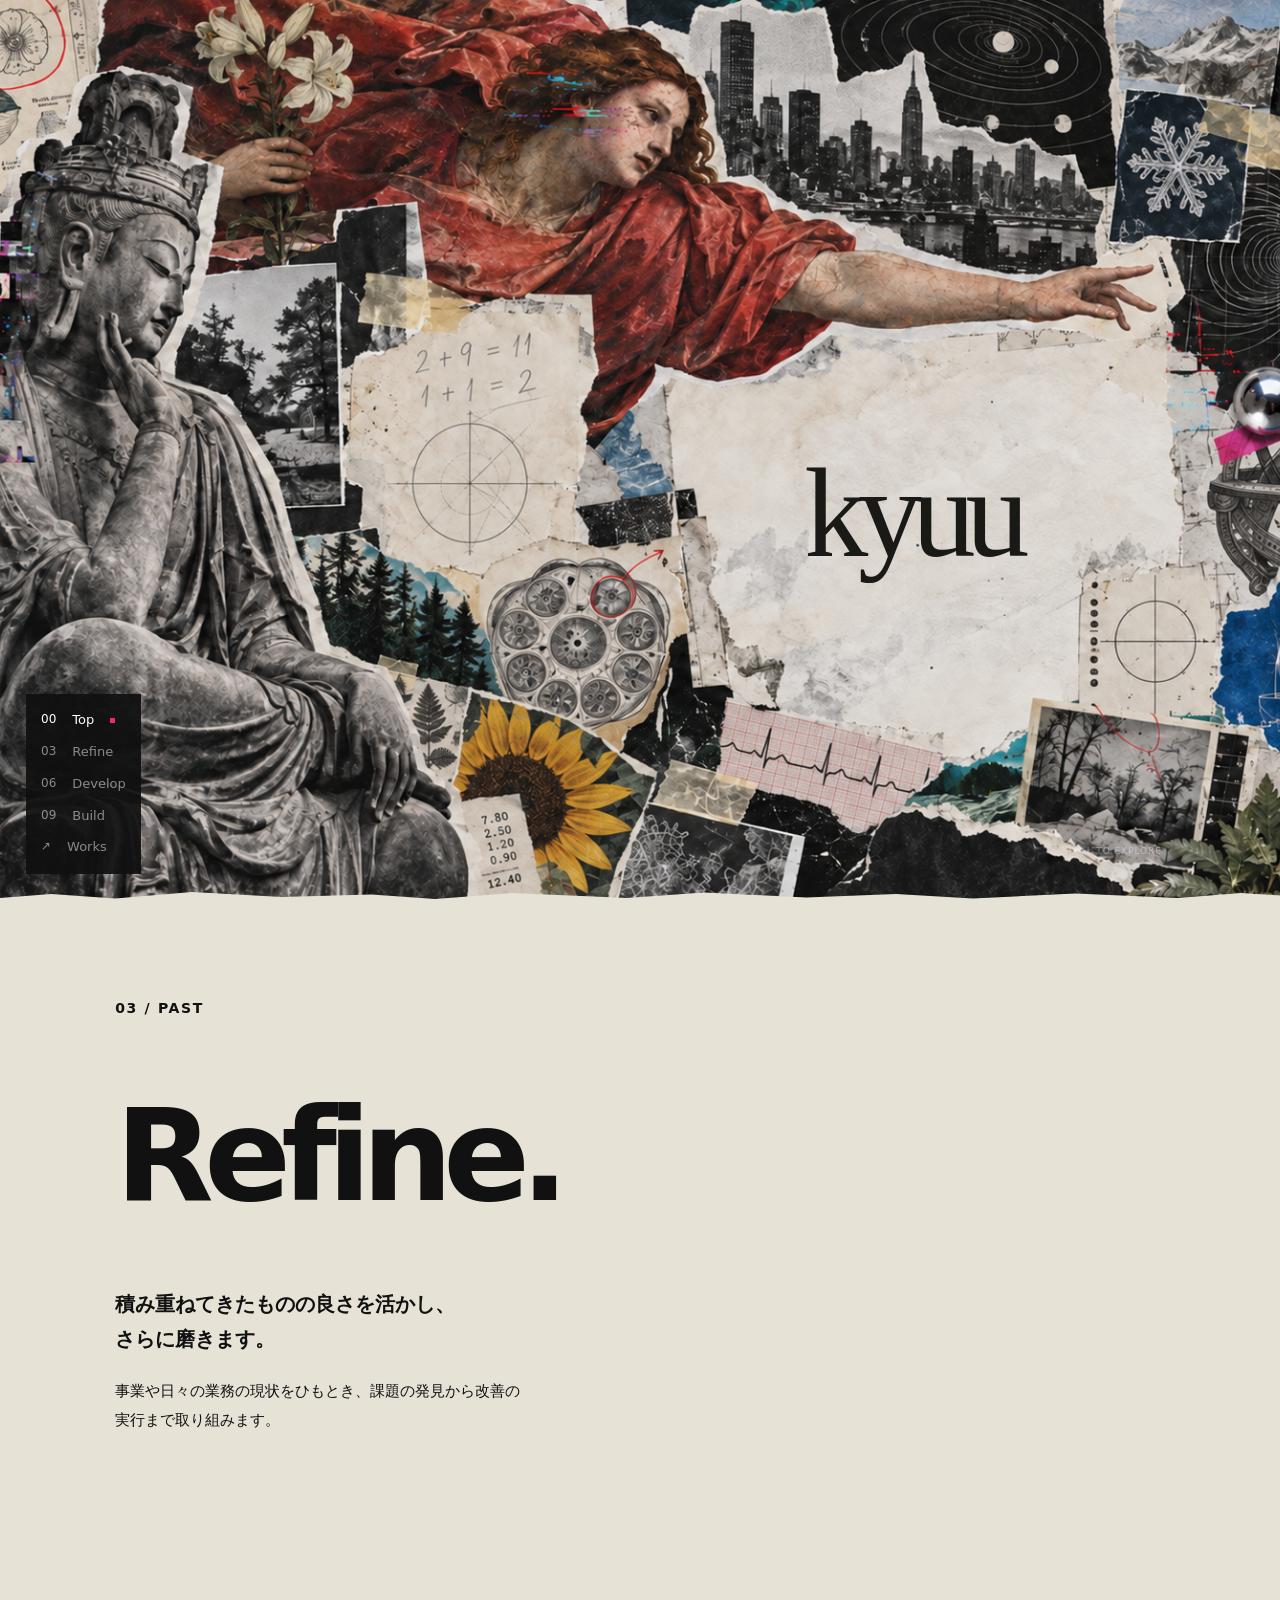
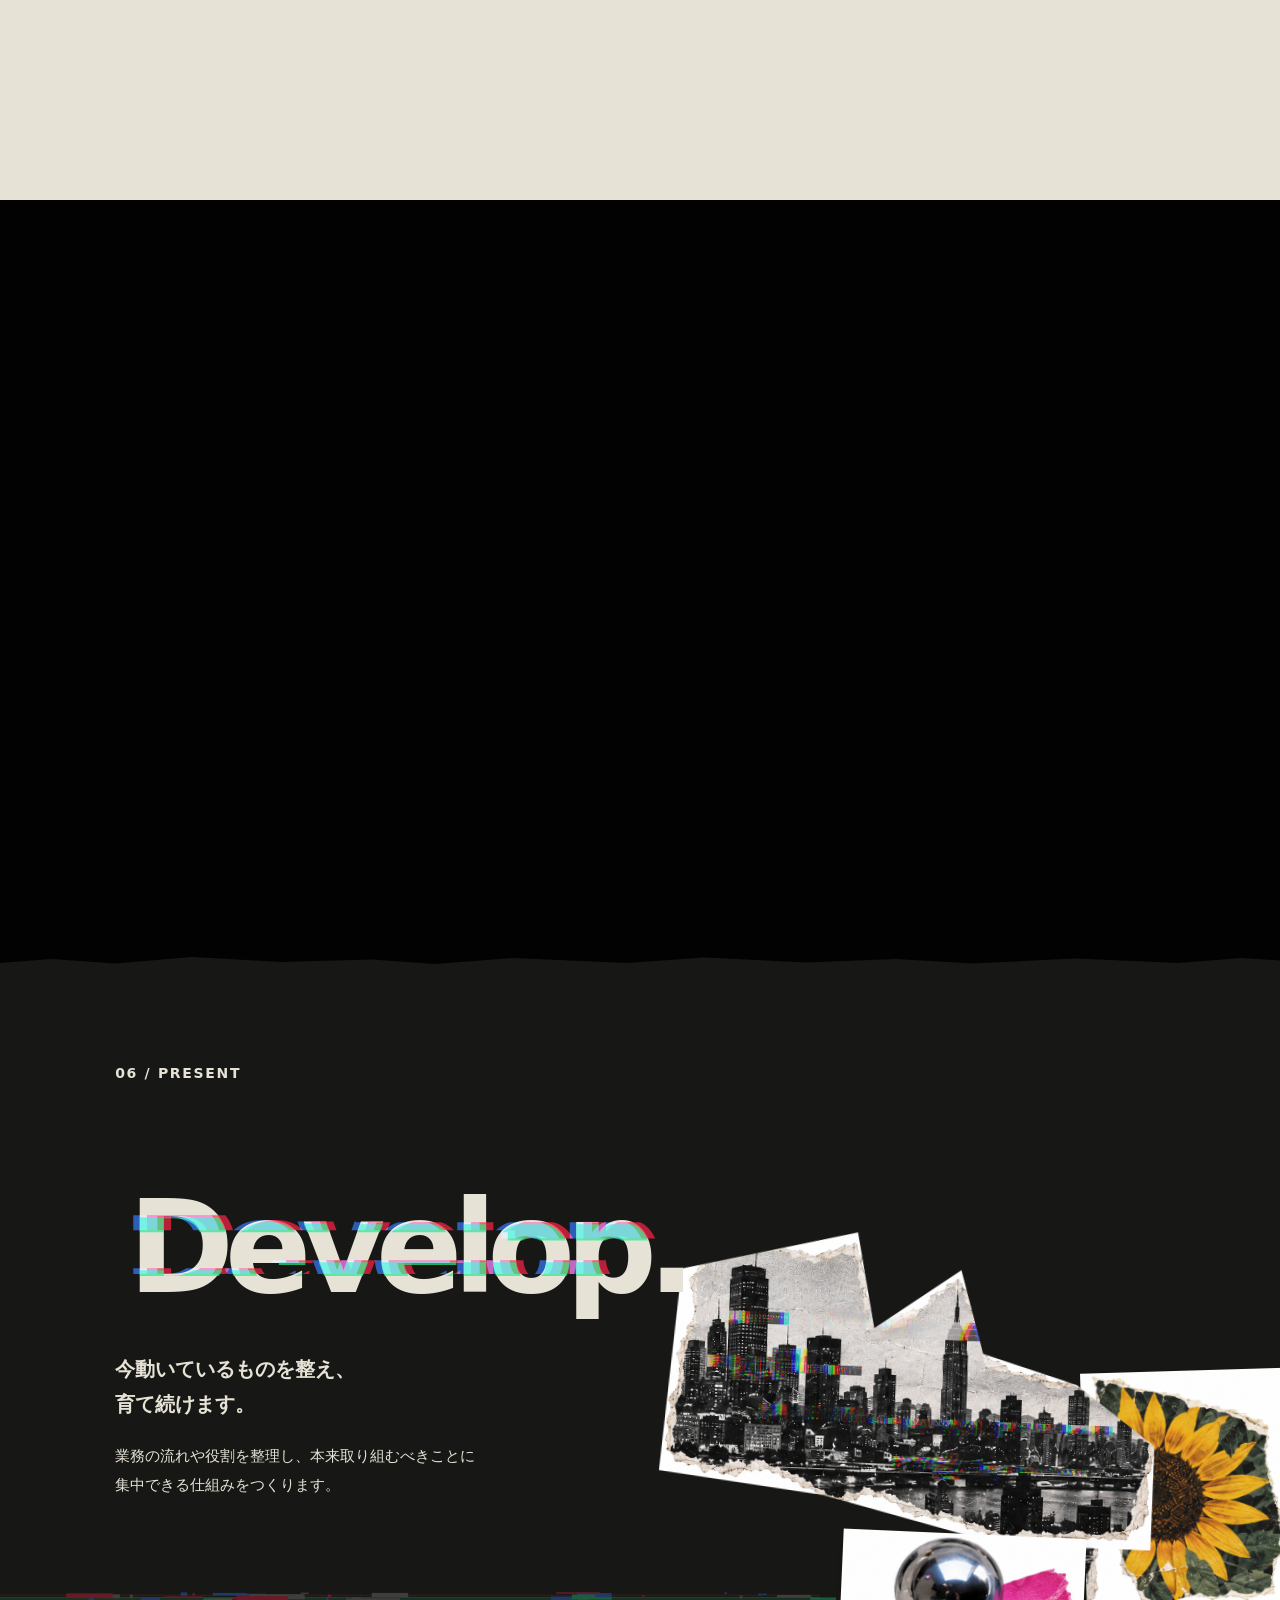
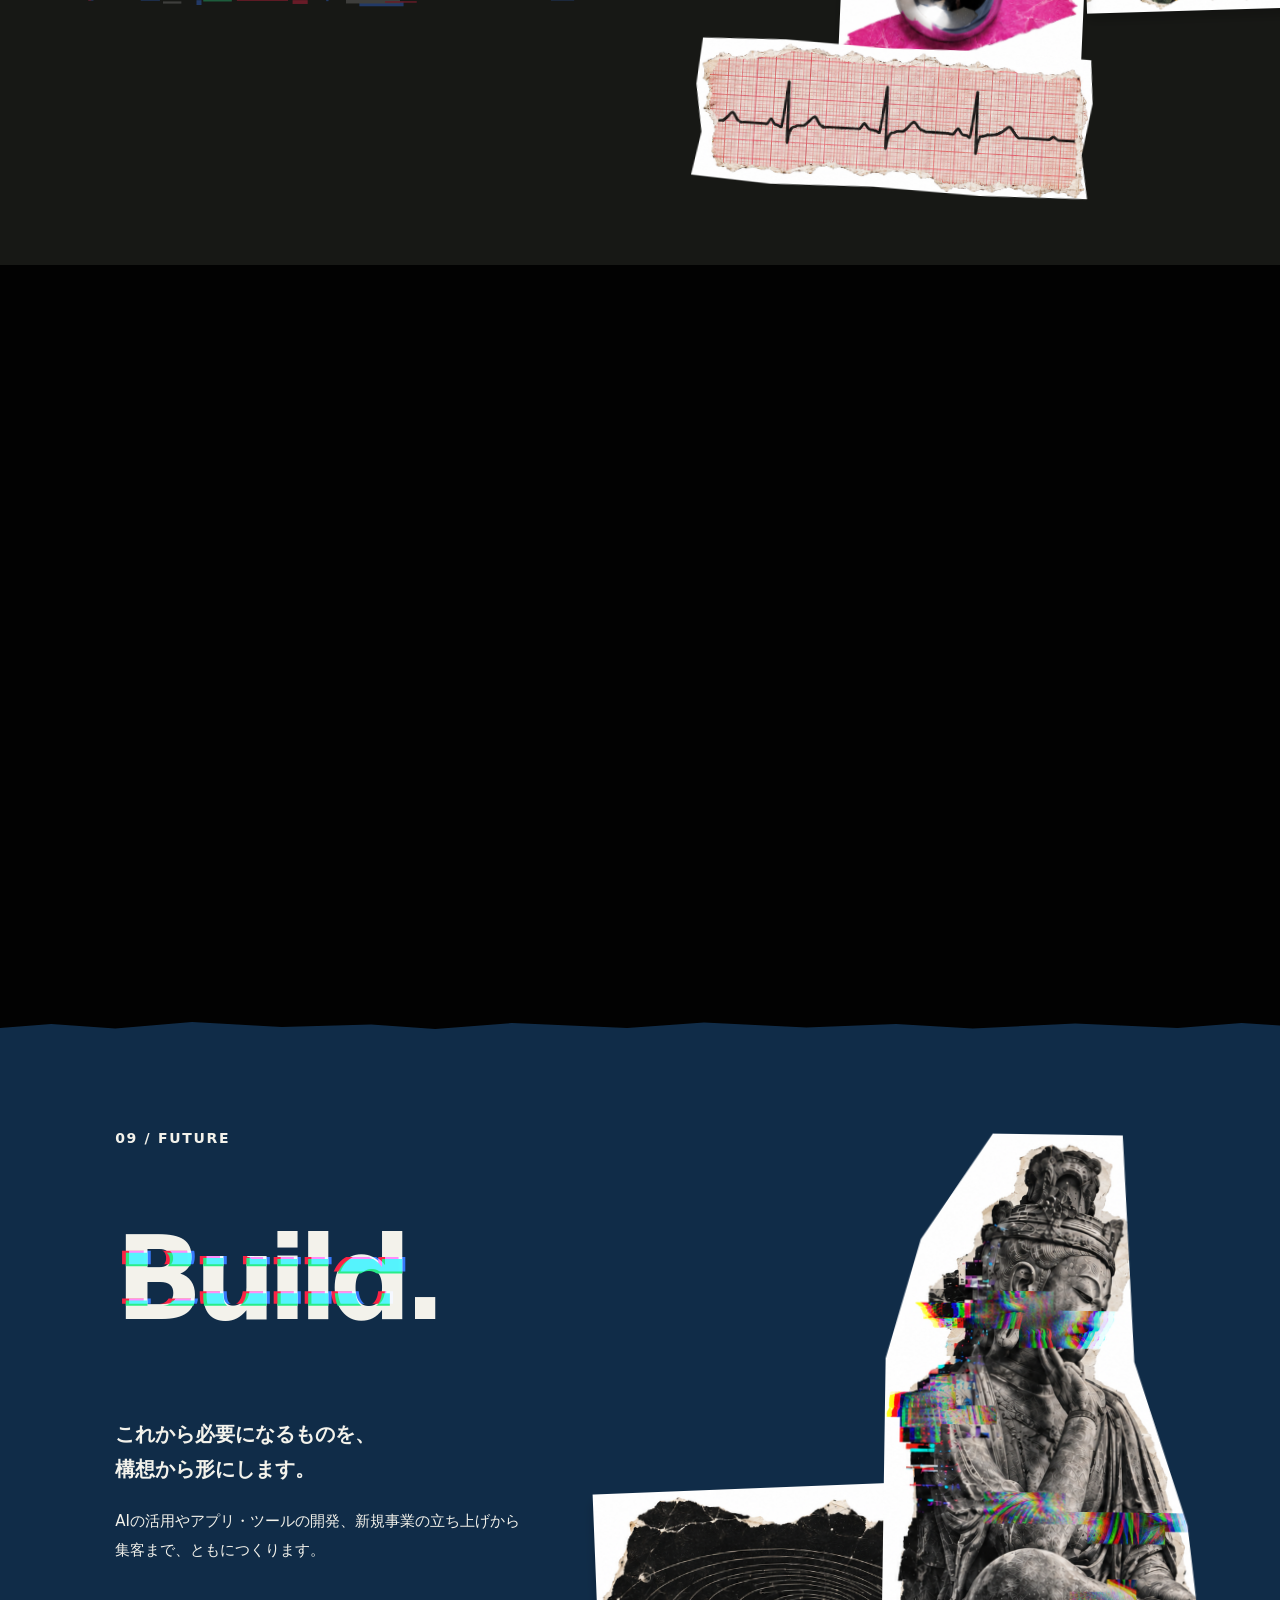
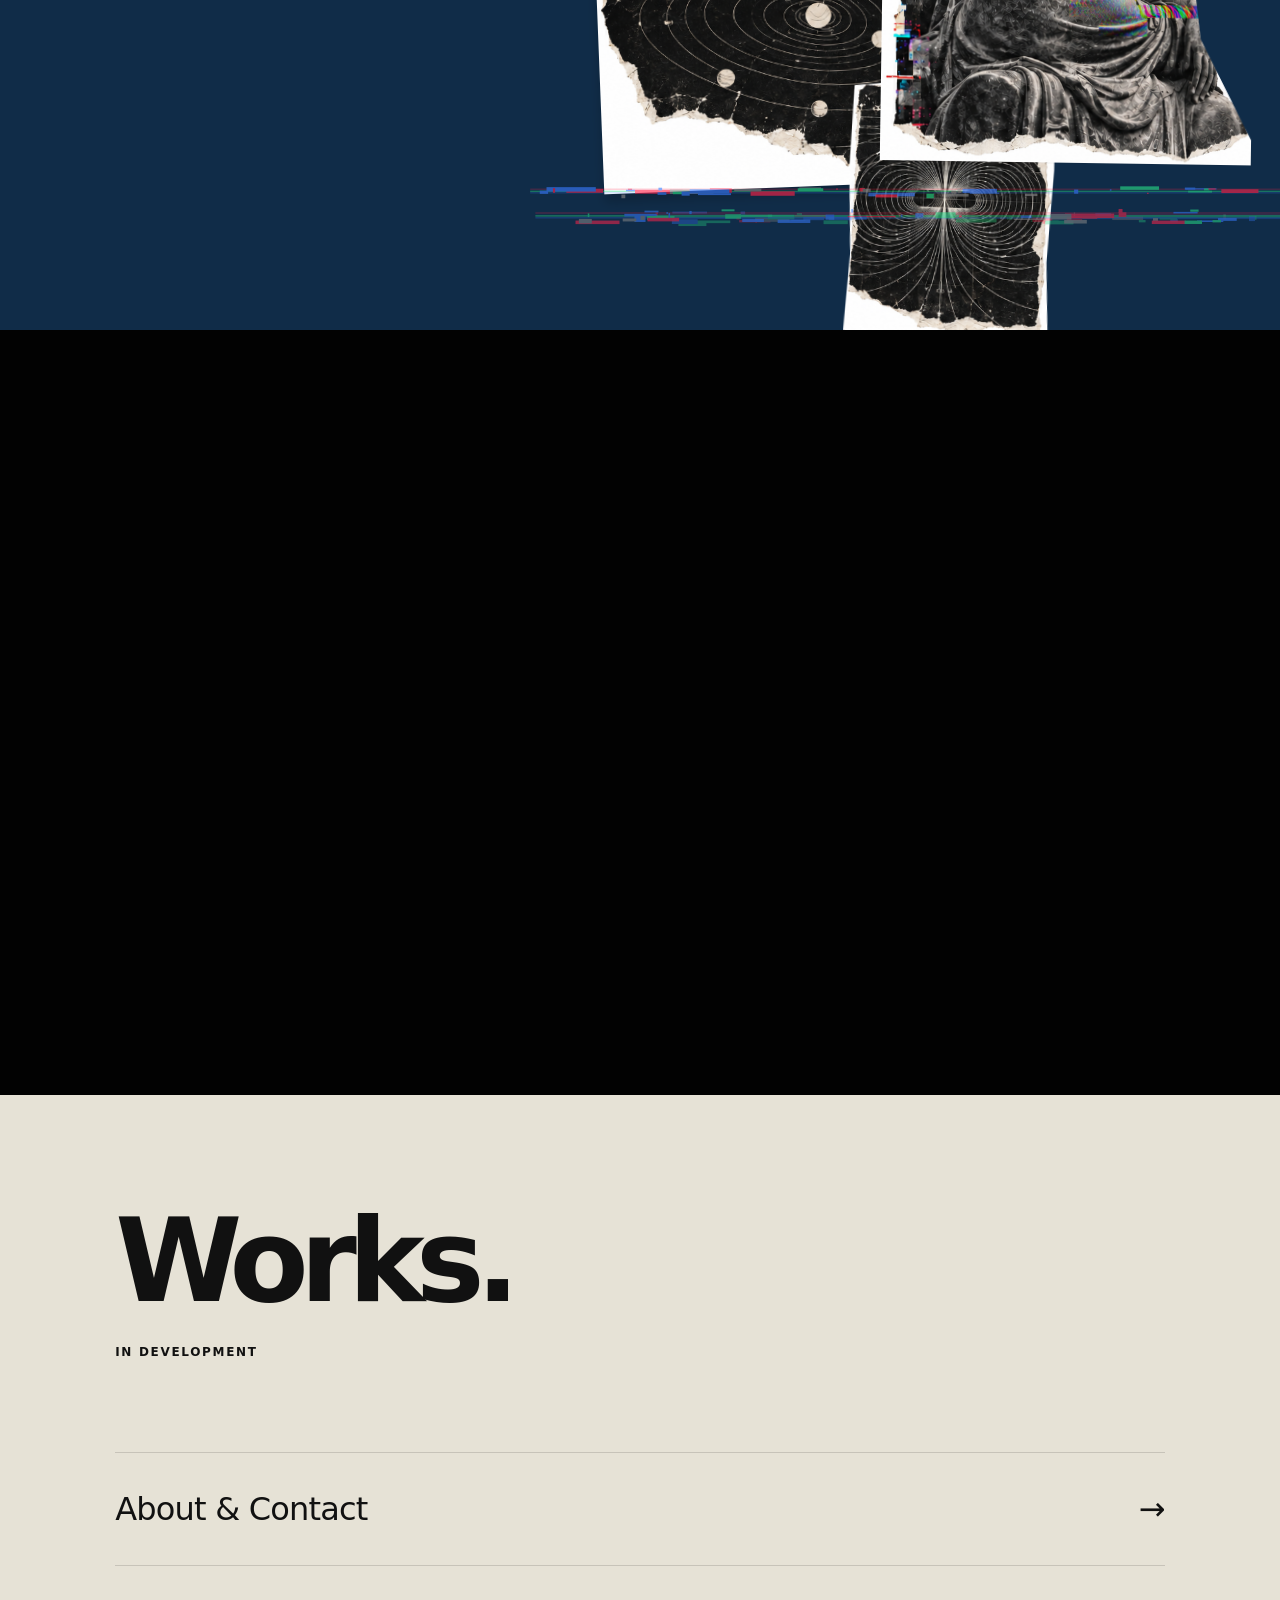
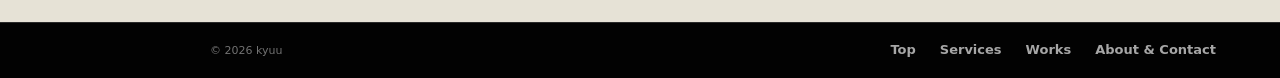
<file: index.html>
<!doctype html>
<html lang="ja">
  <head>
    <meta charset="utf-8">
    <meta name="viewport" content="width=device-width, initial-scale=1">
    <meta name="description" content="kyuuは、本質を保ったまま可能性を拡張する、小さなデジタルプロダクトスタジオです。">
    <meta property="og:title" content="kyuu">
    <meta property="og:description" content="Nine added. Essence remains.">
    <meta property="og:type" content="website">
    <meta property="og:image" content="assets/og-image.svg">
    <title>kyuu — Nine added. Essence remains.</title>
    <link rel="canonical" href="https://3plus6.jp/">
    <link rel="icon" type="image/png" href="assets/brand/kyuu-favicon.png?v=1">
    <link rel="icon" type="image/svg+xml" href="assets/brand/kyuu-favicon.svg?v=1">
    <link rel="stylesheet" href="styles.css">
    <link rel="stylesheet" href="experience.css?v=mobile-32">
  </head>
  <body class="home-page" data-home>
    <header class="site-header home-header" data-header>
      <a class="brand" href="#top" aria-label="kyuu トップへ">
        <span class="brand-wordmark">kyuu</span>
      </a>
      <div class="header-actions">
        <button class="menu-toggle" type="button" aria-label="メニュー" aria-expanded="false" aria-controls="site-nav" data-menu-toggle>
          <span></span><span></span><span></span>
        </button>
        <nav class="nav" id="site-nav" aria-label="メインナビゲーション" data-nav>
          <a href="#nature">Services</a>
          <a href="#projects">Works</a>
          <a href="about.html">About &amp; Contact</a>
        </nav>
      </div>
    </header>

    <main id="top" class="home-experience">

      <nav class="chapter-nav" aria-label="ページ内の章">
        <a href="#top" data-chapter-link="opening">00 <span>Top</span></a>
        <a href="#nature" data-chapter-link="nature">03 <span>Refine</span></a>
        <a href="#principle" data-chapter-link="principle">06 <span>Develop</span></a>
        <a href="#resonance" data-chapter-link="resonance">09 <span>Build</span></a>
        <a href="#projects" data-chapter-link="projects">↗ <span>Works</span></a>
      </nav>
      <section class="collage-chapter opening-chapter" id="opening" data-chapter>
        <div class="chapter-stage">
          <div class="opening-composition">
            <img class="opening-art" src="assets/kyuu-main-0923.png" alt="絵画、弥勒菩薩、都市と生命、宇宙の図版が重なる切り貼りコラージュ">
            <div class="opening-title"><h1>kyuu</h1></div>
          </div>
          <a class="chapter-scroll" href="#nature">SCROLL TO EXPLORE <span>↓</span></a>
        </div>
      </section>
      <section class="collage-chapter nature-chapter refine-chapter" id="nature" data-chapter>
        <div class="chapter-stage">
          <div class="chapter-label">03 / PAST</div>
          <h2 class="chapter-title">Refine.</h2>
          <div class="chapter-copy"><p class="chapter-lead"><span>積み重ねてきたものの</span><span>良さを活かし、</span><br><span>さらに磨きます。</span></p><p>事業や日々の業務の現状をひもとき、課題の発見から改善の実行まで取り組みます。</p></div>
          <div class="scrap refine-angel paper-fragment" data-motion data-enter="0.03" data-x="-12" data-y="-8" data-turn="-5" aria-hidden="true"><svg viewBox="0 0 962 522" width="962" height="522"><image href="assets/kyuu-past-0923.png" width="1536" height="1024"/></svg><div class="analog-static"></div></div>
          <div class="scrap refine-photo paper-fragment" data-motion data-enter="0.08" data-x="4" data-y="-14" data-turn="7" aria-hidden="true"><svg viewBox="980 568 505 428" width="505" height="428"><image href="assets/kyuu-past-0923.png" width="1536" height="1024"/></svg><div class="analog-static"></div></div>
          <div class="scrap refine-study paper-fragment" data-motion data-enter="0.16" data-x="-5" data-y="-10" data-turn="-6" aria-hidden="true"><svg viewBox="540 520 400 482" width="400" height="482"><image href="assets/kyuu-past-0923.png" width="1536" height="1024"/></svg></div>
        </div>
      </section>
      <section class="collage-chapter thought-chapter" id="principle" data-chapter>
        <div class="chapter-stage">
          <div class="chapter-label">06 / PRESENT</div>
          <h2 class="chapter-title">Develop.</h2>
          <div class="chapter-copy"><p class="chapter-lead"><span>今動いているものを整え、</span><br><span>育て続けます。</span></p><p>業務の流れや役割を整理し、本来取り組むべきことに集中できる仕組みをつくります。</p></div>
          <div class="scrap operate-forest paper-fragment" data-motion data-enter="0.02" data-x="-8" data-y="-18" data-turn="8" aria-hidden="true"><svg viewBox="10 35 894 549" width="894" height="549"><image href="assets/kyuu-present-0923.png" width="1672" height="941"/></svg></div>
          <div class="scrap operate-cells paper-fragment" data-motion data-enter="0.18" data-x="8" data-y="-12" data-turn="12" aria-hidden="true"><svg viewBox="18 614 761 278" width="761" height="278"><image href="assets/kyuu-present-0923.png" width="1672" height="941"/></svg></div>
          <div class="scrap operate-flower paper-fragment" data-motion data-enter="0.10" data-x="6" data-y="-14" data-turn="-6" aria-hidden="true"><svg viewBox="862 15 478 561" width="478" height="561"><image href="assets/kyuu-present-0923.png" width="1672" height="941"/></svg></div>
          <div class="scrap operate-matter paper-fragment" data-motion data-enter="0.12" data-x="-5" data-y="-10" data-turn="9" aria-hidden="true"><svg viewBox="831 596 492 328" width="492" height="328"><image href="assets/kyuu-present-0923.png" width="1672" height="941"/></svg></div>
          <div class="signal-break" aria-hidden="true"></div>
        </div>
      </section>
      <section class="collage-chapter resonance-chapter" id="resonance" data-chapter>
        <div class="chapter-stage">
          <div class="chapter-label">09 / FUTURE</div>
          <h2 class="chapter-title">Build.</h2>
          <div class="chapter-copy"><p class="chapter-lead"><span>これから必要になるものを、</span><br><span>構想から形にします。</span></p><p>AIの活用やアプリ・ツールの開発、新規事業の立ち上げから集客まで、ともにつくります。</p></div>
          <div class="scrap build-statue sheet-statue" data-motion data-enter="0.05" data-x="4" data-y="-12" data-turn="3" aria-hidden="true"><svg viewBox="14 39 563 953" width="563" height="953"><image href="assets/kyuu-future-0923.png" width="1536" height="1024"/></svg></div>
          <div class="scrap build-orbit paper-fragment" data-motion data-enter="0.02" data-x="-8" data-y="-15" data-turn="-8" aria-hidden="true"><svg viewBox="490 37 597 482" width="597" height="482"><image href="assets/kyuu-future-0923.png" width="1536" height="1024"/></svg></div>
          <div class="scrap resonance-field paper-fragment" data-motion data-enter="0.16" data-x="8" data-y="-12" data-turn="8" aria-hidden="true"><svg viewBox="818 551 326 411" width="326" height="411"><image href="assets/kyuu-future-0923.png" width="1536" height="1024"/></svg></div>
          <div class="signal-break" aria-hidden="true"></div>
        </div>
      </section>

      <section class="works-stage" id="projects" aria-labelledby="projects-title">
        <header class="works-heading">
          <h2 id="projects-title">Works.</h2>
        </header>

        <p class="upcoming-note">IN DEVELOPMENT</p>
        <div class="works-contact">
          <a href="about.html"><span>About &amp; Contact</span><span aria-hidden="true">→</span></a>
        </div>
        <div class="project-catalog" hidden>
          <article class="catalog-item catalog-item-featured">
            <div class="catalog-number">001</div>
            <img src="assets/services/drifttt.png" alt="" class="catalog-icon">
            <div><h3>drifttt</h3><p>Project</p></div>
          </article>
          <a class="catalog-item" href="https://chromewebstore.google.com/detail/cmlbmmhjfhagefgmcfifhkoidhicpcjk?utm_source=item-share-cb" target="_blank" rel="noreferrer">
            <div class="catalog-number">002</div>
            <img src="assets/services/tabkma.png" alt="" class="catalog-icon">
            <div><h3>tbkma</h3><p>Chrome extension <span aria-hidden="true">↗</span></p></div>
          </a>
          <a class="catalog-item" href="https://chromewebstore.google.com/detail/amfjmkpkbpagcghnbpolegiekeijikhb?utm_source=item-share-cb" target="_blank" rel="noreferrer">
            <div class="catalog-number">003</div>
            <img src="assets/services/remute.png" alt="" class="catalog-icon">
            <div><h3>remute</h3><p>Chrome extension <span aria-hidden="true">↗</span></p></div>
          </a>
          <a class="catalog-item" href="https://chromewebstore.google.com/detail/bcoconhognondpgpcakbccdndanaegol?utm_source=item-share-cb" target="_blank" rel="noreferrer">
            <div class="catalog-number">004</div>
            <img src="assets/services/damaru.png" alt="" class="catalog-icon">
            <div><h3>damaru</h3><p>Chrome extension <span aria-hidden="true">↗</span></p></div>
          </a>
          <a class="catalog-item" href="https://chromewebstore.google.com/detail/gllfefgljjmemccgkndckamjhbmndlde?utm_source=item-share-cb" target="_blank" rel="noreferrer">
            <div class="catalog-number">005</div>
            <img src="assets/services/tabero-goo.png" alt="" class="catalog-icon">
            <div><h3>tabero→Goo</h3><p>Chrome extension <span aria-hidden="true">↗</span></p></div>
          </a>
        </div>

      </section>
    </main>

    <footer class="site-footer home-footer">
      <p>&copy; <span data-year></span> kyuu</p>
      <nav aria-label="フッターナビゲーション">
        <a href="#top">Top</a>
        <a href="#nature">Services</a>
        <a href="#projects">Works</a>
        <a href="about.html">About &amp; Contact</a>
      </nav>
    </footer>

    <script src="script.js?v=mobile-32"></script>
  </body>
</html>
</file>
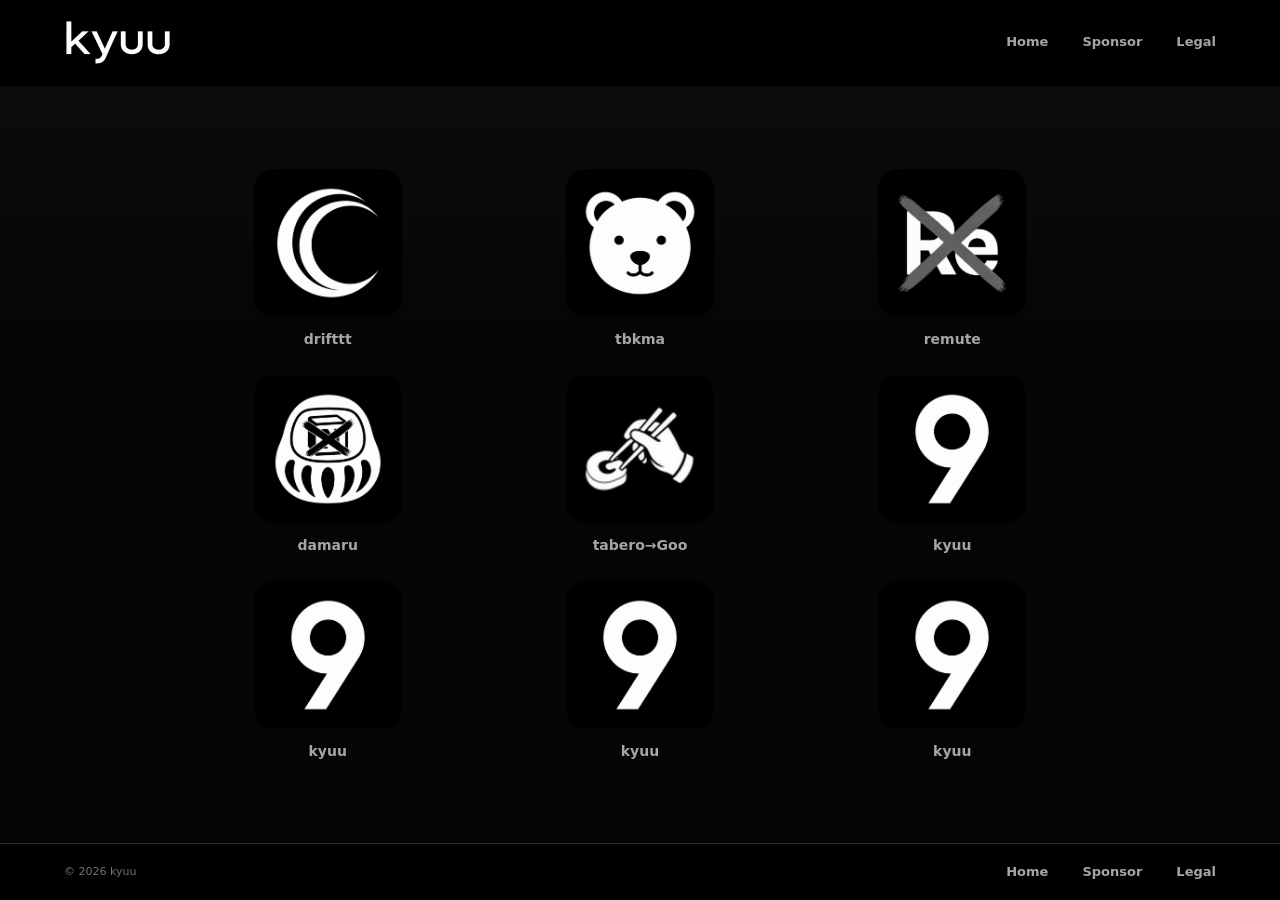
<file: publish/index.html>
<!doctype html>
<html lang="ja">
  <head>
    <meta charset="utf-8">
    <meta name="viewport" content="width=device-width, initial-scale=1">
    <meta name="description" content="kyuuは、個人事業としてWebアプリ、Chrome拡張機能、制作物を公開・運営する小さな開発スタジオです。">
    <meta property="og:title" content="kyuu">
    <meta property="og:description" content="個人事業、制作物、アプリ配布、支援のための公式サイト。">
    <meta property="og:type" content="website">
    <meta property="og:image" content="assets/og-image.svg">
    <title>kyuu | apps, extensions, and small tools</title>
    <link rel="canonical" href="https://3plus6.jp/">
    <link rel="icon" href="assets/kyuu-icon.png">
    <link rel="stylesheet" href="styles.css">
  </head>
  <body class="home-page">
    <header class="site-header" data-header>
      <a class="brand" href="index.html" aria-label="kyuu トップへ">
        <img src="assets/kyuu-logo-header.png" alt="kyuu" class="brand-logo">
      </a>
      <div class="header-actions">
        <button class="menu-toggle" type="button" aria-expanded="false" aria-controls="site-nav" data-menu-toggle>
          <span></span>
          <span></span>
          <span></span>
        </button>
        <nav class="nav" id="site-nav" aria-label="メインナビゲーション" data-nav>
          <a href="index.html">Home</a>
          <a href="support.html">Sponsor</a>
          <a href="legal.html">Legal</a>
        </nav>
      </div>
    </header>

    <main>
      <section class="home-stage" aria-labelledby="projects-title">
        <h1 id="projects-title" class="visually-hidden">kyuu projects</h1>
        <div class="project-grid">
          <div class="project-tile project-tile-static">
            <span class="project-icon"><img src="assets/services/drifttt.png" alt=""></span>
            <span class="project-name">drifttt</span>
          </div>
          <a class="project-tile" href="https://chromewebstore.google.com/detail/cmlbmmhjfhagefgmcfifhkoidhicpcjk?utm_source=item-share-cb" target="_blank" rel="noreferrer">
            <span class="project-icon"><img src="assets/services/tabkma.png" alt=""></span>
            <span class="project-name">tbkma</span>
          </a>
          <a class="project-tile" href="https://chromewebstore.google.com/detail/amfjmkpkbpagcghnbpolegiekeijikhb?utm_source=item-share-cb" target="_blank" rel="noreferrer">
            <span class="project-icon"><img src="assets/services/remute.png" alt=""></span>
            <span class="project-name">remute</span>
          </a>
          <a class="project-tile" href="https://chromewebstore.google.com/detail/bcoconhognondpgpcakbccdndanaegol?utm_source=item-share-cb" target="_blank" rel="noreferrer">
            <span class="project-icon"><img src="assets/services/damaru.png" alt=""></span>
            <span class="project-name">damaru</span>
          </a>
          <a class="project-tile" href="https://chromewebstore.google.com/detail/gllfefgljjmemccgkndckamjhbmndlde?utm_source=item-share-cb" target="_blank" rel="noreferrer">
            <span class="project-icon"><img src="assets/services/tabero-goo.png" alt=""></span>
            <span class="project-name">tabero→Goo</span>
          </a>
          <div class="project-tile project-tile-static">
            <span class="project-icon"><img src="assets/services/kyuu.png" alt=""></span>
            <span class="project-name">kyuu</span>
          </div>
          <div class="project-tile project-tile-static">
            <span class="project-icon"><img src="assets/services/kyuu.png" alt=""></span>
            <span class="project-name">kyuu</span>
          </div>
          <div class="project-tile project-tile-static">
            <span class="project-icon"><img src="assets/services/kyuu.png" alt=""></span>
            <span class="project-name">kyuu</span>
          </div>
          <div class="project-tile project-tile-static">
            <span class="project-icon"><img src="assets/services/kyuu.png" alt=""></span>
            <span class="project-name">kyuu</span>
          </div>
        </div>
      </section>
    </main>

    <footer class="site-footer">
      <p>&copy; <span data-year></span> kyuu</p>
      <nav aria-label="フッターナビゲーション">
        <a href="index.html">Home</a>
        <a href="support.html">Sponsor</a>
        <a href="legal.html">Legal</a>
      </nav>
    </footer>

    <script src="script.js"></script>
  </body>
</html>
</file>
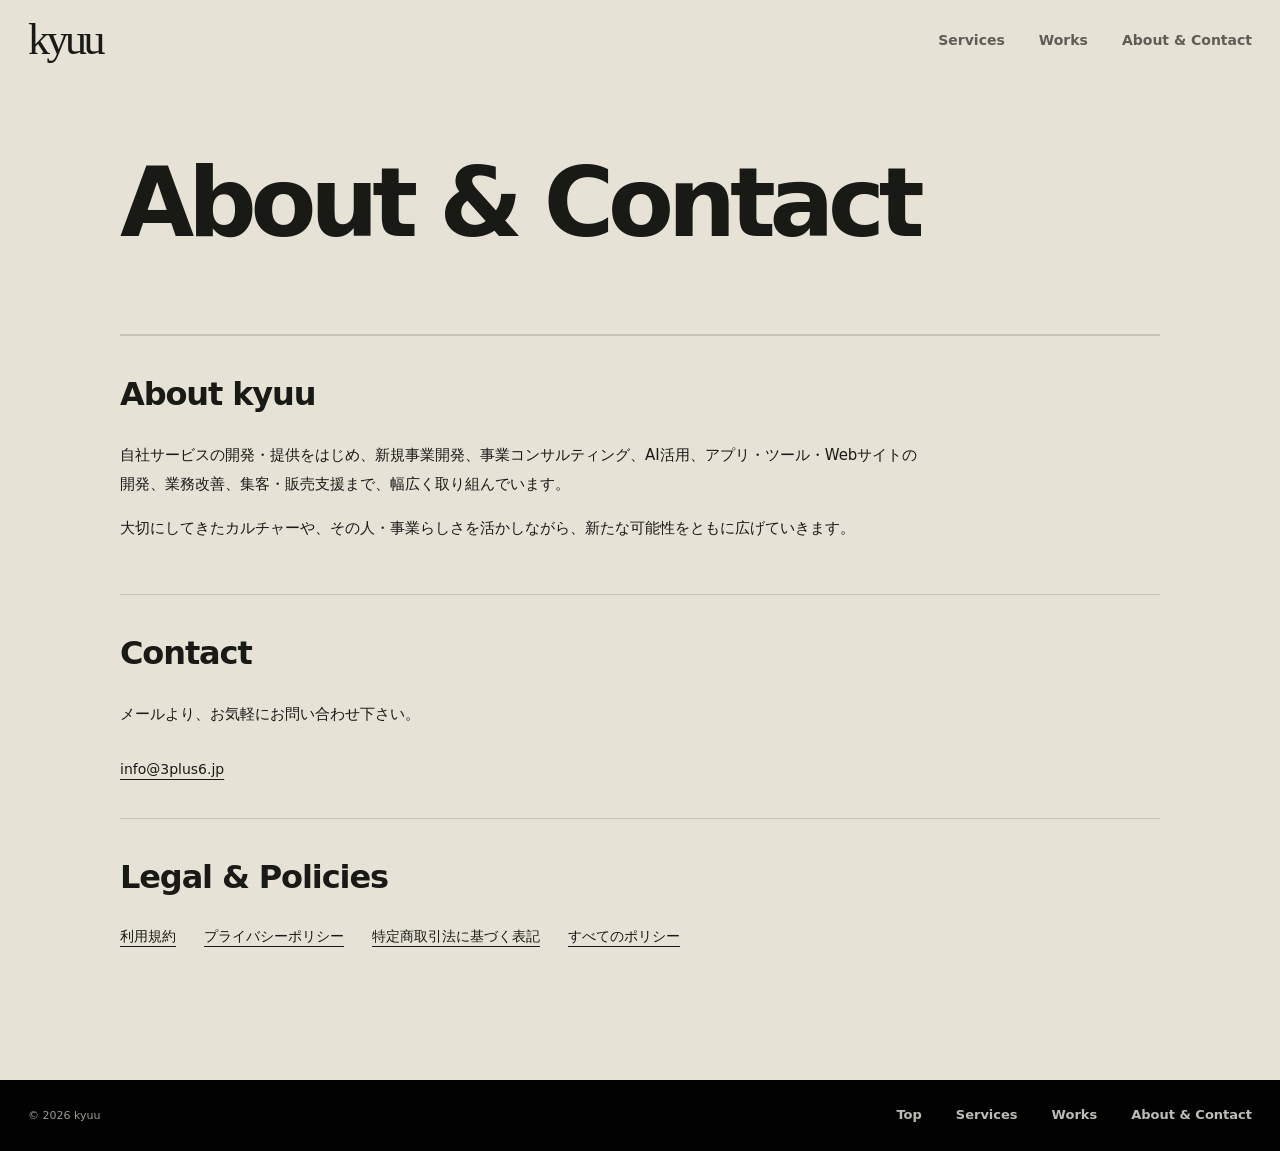
<file: about.html>
<!doctype html>
<html lang="ja">
  <head>
    <meta charset="utf-8">
    <meta name="viewport" content="width=device-width, initial-scale=1">
    <meta name="description" content="kyuuについて、仕事のご相談・お問い合わせ先をご案内します。">
    <title>About &amp; Contact | kyuu</title>
    <link rel="canonical" href="https://3plus6.jp/about.html">
    <link rel="icon" type="image/png" href="assets/brand/kyuu-favicon.png?v=1">
    <link rel="icon" type="image/svg+xml" href="assets/brand/kyuu-favicon.svg?v=1">
    <link rel="stylesheet" href="styles.css">
    <link rel="stylesheet" href="inner.css?v=3">
  </head>
  <body class="inner-page">
    <header class="site-header" data-header>
      <a class="brand" href="index.html" aria-label="kyuu トップへ">
        <span class="brand-wordmark">kyuu</span>
      </a>
      <div class="header-actions">
        <button class="menu-toggle" type="button" aria-label="メニュー" aria-expanded="false" aria-controls="site-nav" data-menu-toggle>
          <span></span>
          <span></span>
          <span></span>
        </button>
        <nav class="nav" id="site-nav" aria-label="メインナビゲーション" data-nav>
          <a href="index.html#nature">Services</a>
          <a href="index.html#projects">Works</a>
          <a href="about.html">About & Contact</a>
        </nav>
      </div>
    </header>

    <main>
      <section class="page-hero">
        <h1>About &amp; Contact</h1>
      </section>

      <section class="section legal-stack">
        <article class="legal-block">
          <h2>About kyuu</h2>
          <p>
            自社サービスの開発・提供をはじめ、新規事業開発、事業コンサルティング、AI活用、アプリ・ツール・Webサイトの開発、業務改善、集客・販売支援まで、幅広く取り組んでいます。
          </p>
          <p>
            大切にしてきたカルチャーや、その人・事業らしさを活かしながら、新たな可能性をともに広げていきます。
          </p>
        </article>

        <article class="legal-block" id="contact">
          <h2>Contact</h2>
          <p>
            メールより、お気軽にお問い合わせ下さい。
          </p>
          <div class="contact-links">
            <div>
              <a class="mail-link" href="mailto:info@3plus6.jp">info@3plus6.jp</a>
            </div>
          </div>
        </article>
        <article class="legal-block">
          <h2>Legal &amp; Policies</h2>
          <nav class="policy-links" aria-label="規約と事業者情報">
            <a href="legal.html#terms">利用規約</a>
            <a href="legal.html#privacy">プライバシーポリシー</a>
            <a href="legal.html#commerce-disclosure">特定商取引法に基づく表記</a>
            <a href="legal.html">すべてのポリシー</a>
          </nav>
        </article>
      </section>
    </main>

    <footer class="site-footer">
      <p>&copy; <span data-year></span> kyuu</p>
      <nav aria-label="フッターナビゲーション">
        <a href="index.html#top">Top</a>
        <a href="index.html#nature">Services</a>
        <a href="index.html#projects">Works</a>
        <a href="about.html">About &amp; Contact</a>
      </nav>
    </footer>

    <script src="script.js"></script>
  </body>
</html>
</file>
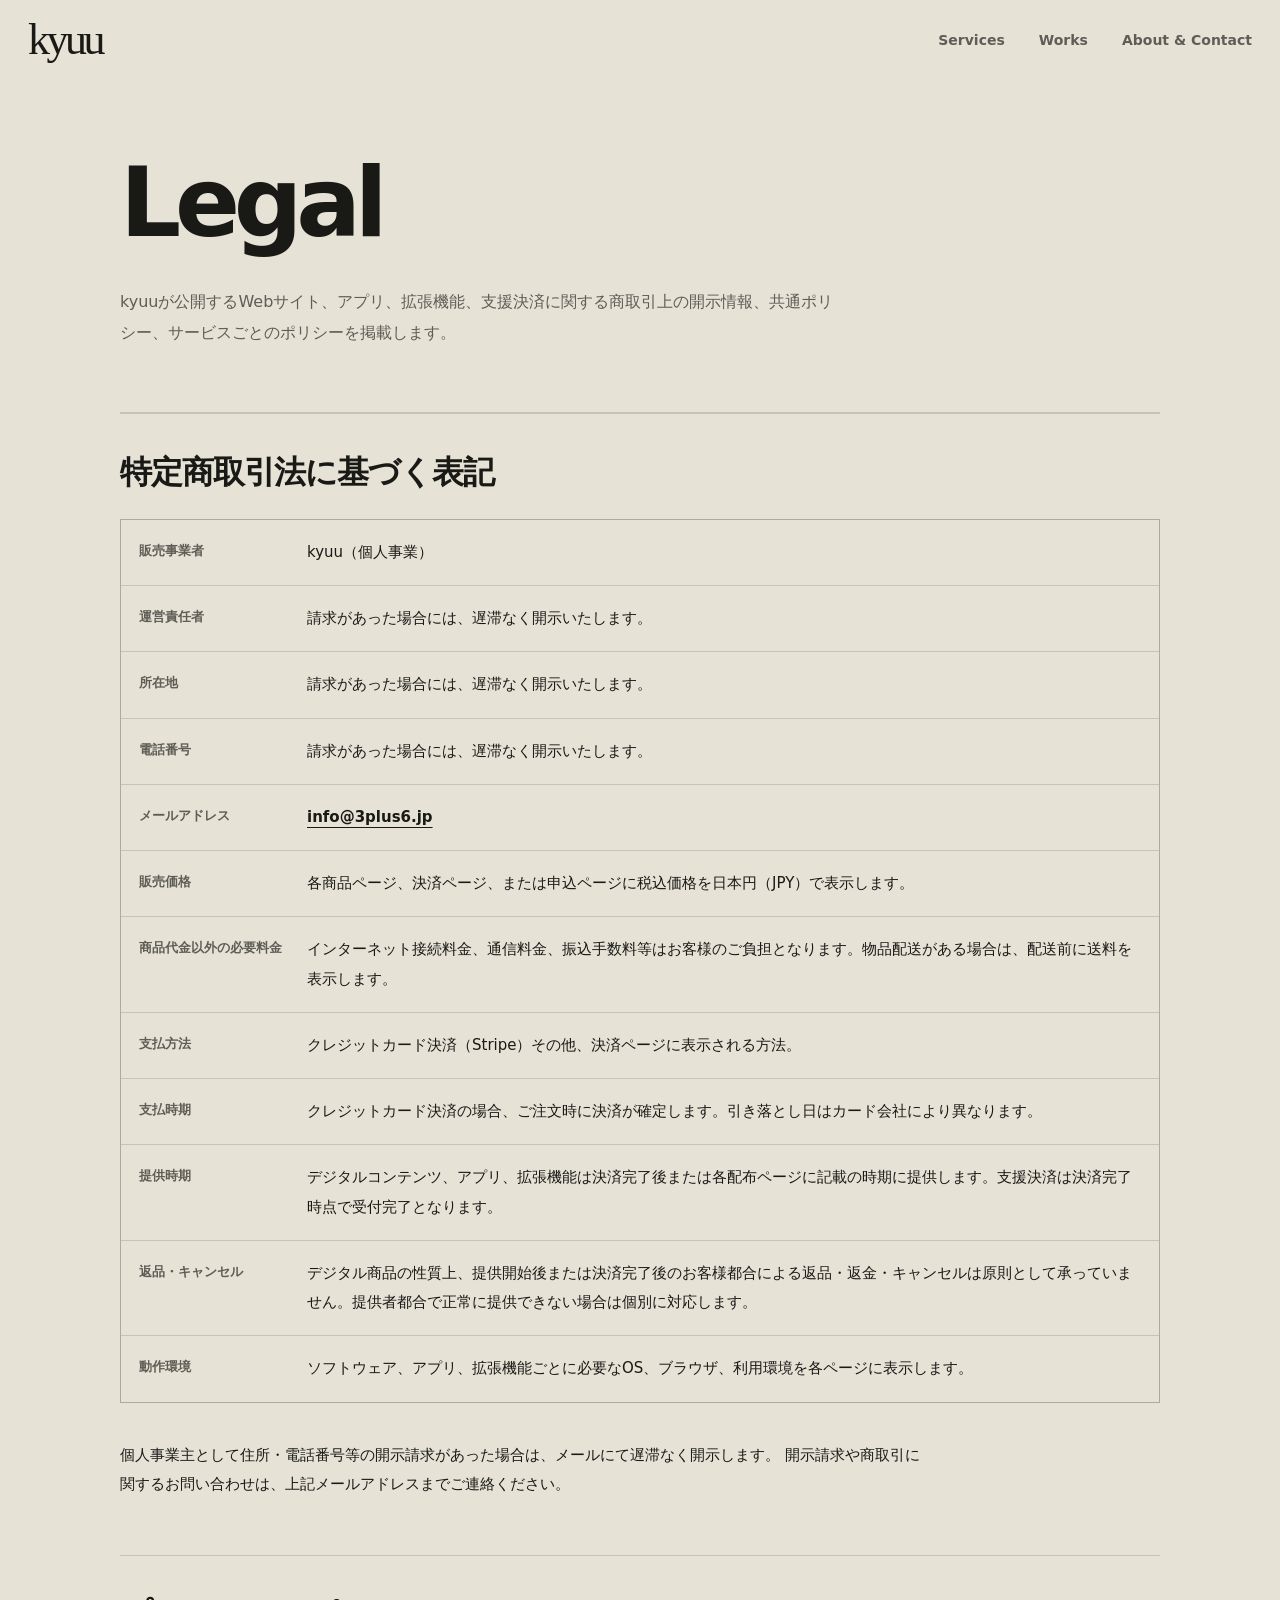
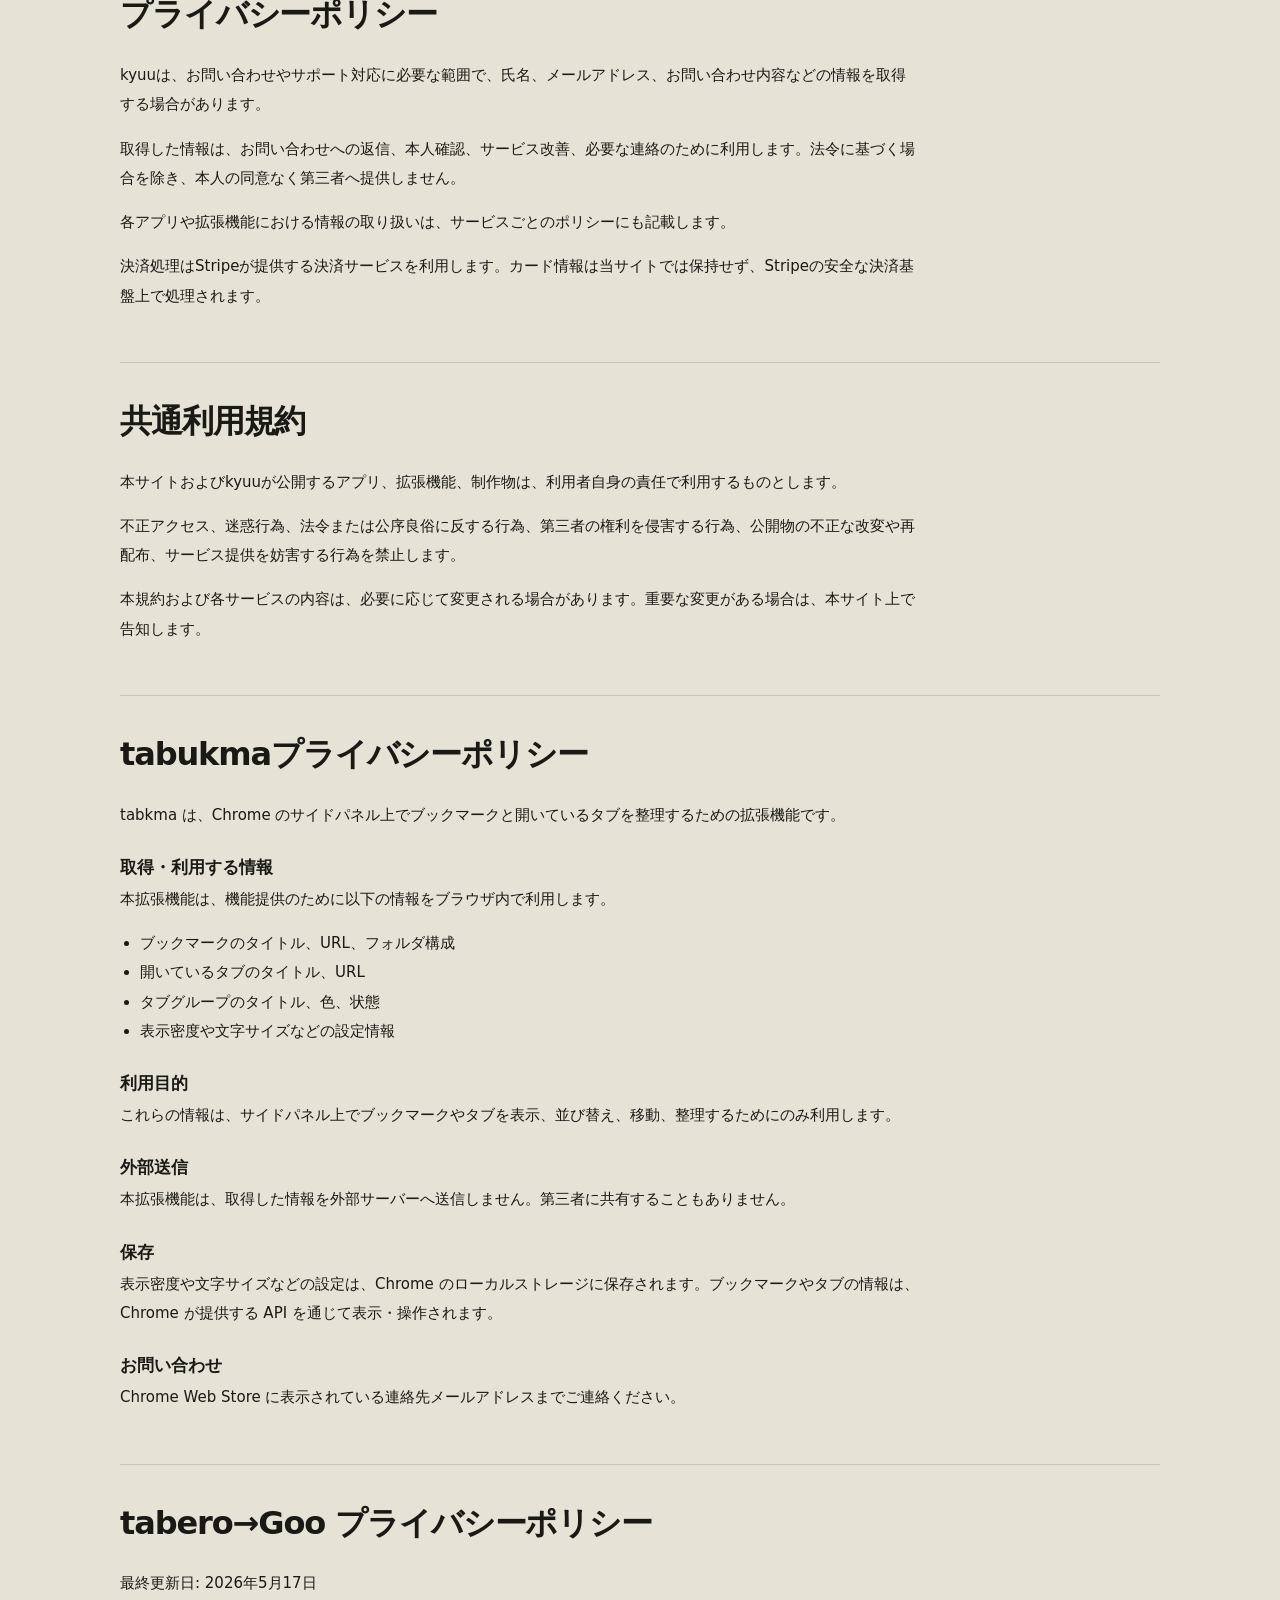
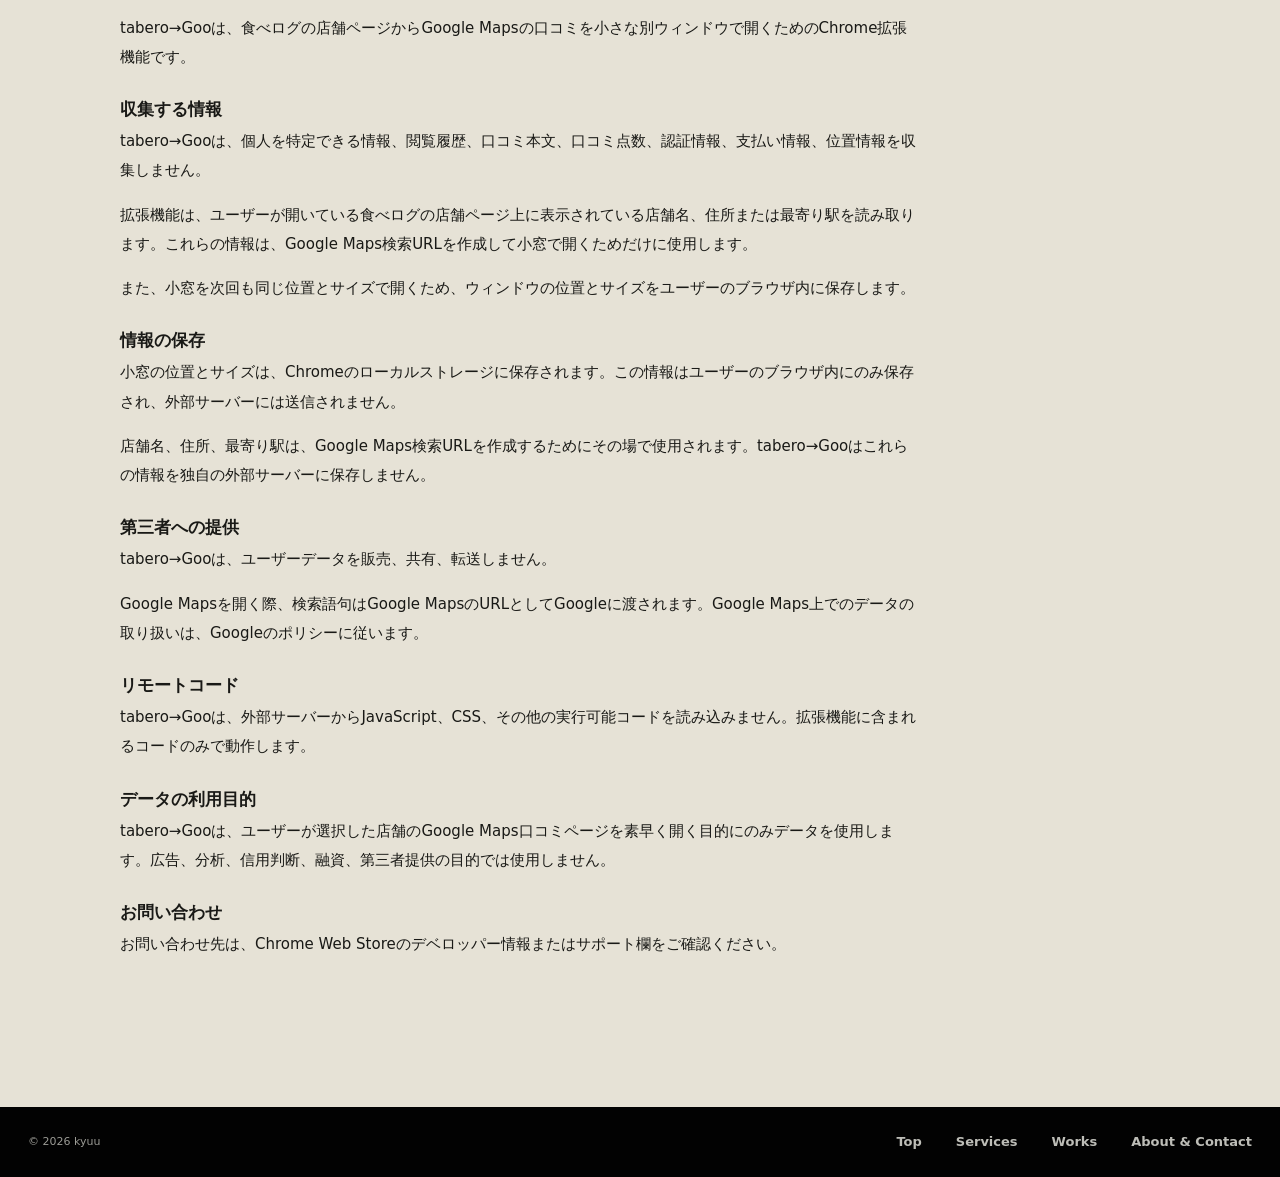
<file: legal.html>
<!doctype html>
<html lang="ja">
  <head>
    <meta charset="utf-8">
    <meta name="viewport" content="width=device-width, initial-scale=1">
    <meta name="description" content="kyuuの特定商取引法に基づく表記、プライバシーポリシー、利用規約、サービスごとのポリシーです。">
    <title>Legal | kyuu</title>
    <link rel="canonical" href="https://3plus6.jp/legal.html">
    <link rel="icon" type="image/png" href="assets/brand/kyuu-favicon.png?v=1">
    <link rel="icon" type="image/svg+xml" href="assets/brand/kyuu-favicon.svg?v=1">
    <link rel="stylesheet" href="styles.css">
    <link rel="stylesheet" href="inner.css?v=2">
  </head>
  <body class="inner-page">
    <header class="site-header" data-header>
      <a class="brand" href="index.html" aria-label="kyuu トップへ">
        <span class="brand-wordmark">kyuu</span>
      </a>
      <div class="header-actions">
        <button class="menu-toggle" type="button" aria-label="メニュー" aria-expanded="false" aria-controls="site-nav" data-menu-toggle>
          <span></span>
          <span></span>
          <span></span>
        </button>
        <nav class="nav" id="site-nav" aria-label="メインナビゲーション" data-nav>
          <a href="index.html#nature">Services</a>
          <a href="index.html#projects">Works</a>
          <a href="about.html">About & Contact</a>
        </nav>
      </div>
    </header>

    <main>
      <section class="page-hero legal-hero">
        <h1>Legal</h1>
        <p class="page-lead">
          kyuuが公開するWebサイト、アプリ、拡張機能、支援決済に関する商取引上の開示情報、共通ポリシー、サービスごとのポリシーを掲載します。
        </p>
      </section>

      <section class="section legal-stack">
        <article class="legal-block" id="commerce-disclosure">
          <h2>特定商取引法に基づく表記</h2>
          <dl class="detail-list">
            <div>
              <dt>販売事業者</dt>
              <dd>kyuu（個人事業）</dd>
            </div>
            <div>
              <dt>運営責任者</dt>
              <dd>請求があった場合には、遅滞なく開示いたします。</dd>
            </div>
            <div>
              <dt>所在地</dt>
              <dd>請求があった場合には、遅滞なく開示いたします。</dd>
            </div>
            <div>
              <dt>電話番号</dt>
              <dd>請求があった場合には、遅滞なく開示いたします。</dd>
            </div>
            <div>
              <dt>メールアドレス</dt>
              <dd><a class="inline-link" href="mailto:info@3plus6.jp">info@3plus6.jp</a></dd>
            </div>
            <div>
              <dt>販売価格</dt>
              <dd>各商品ページ、決済ページ、または申込ページに税込価格を日本円（JPY）で表示します。</dd>
            </div>
            <div>
              <dt>商品代金以外の必要料金</dt>
              <dd>インターネット接続料金、通信料金、振込手数料等はお客様のご負担となります。物品配送がある場合は、配送前に送料を表示します。</dd>
            </div>
            <div>
              <dt>支払方法</dt>
              <dd>クレジットカード決済（Stripe）その他、決済ページに表示される方法。</dd>
            </div>
            <div>
              <dt>支払時期</dt>
              <dd>クレジットカード決済の場合、ご注文時に決済が確定します。引き落とし日はカード会社により異なります。</dd>
            </div>
            <div>
              <dt>提供時期</dt>
              <dd>デジタルコンテンツ、アプリ、拡張機能は決済完了後または各配布ページに記載の時期に提供します。支援決済は決済完了時点で受付完了となります。</dd>
            </div>
            <div>
              <dt>返品・キャンセル</dt>
              <dd>デジタル商品の性質上、提供開始後または決済完了後のお客様都合による返品・返金・キャンセルは原則として承っていません。提供者都合で正常に提供できない場合は個別に対応します。</dd>
            </div>
            <div>
              <dt>動作環境</dt>
              <dd>ソフトウェア、アプリ、拡張機能ごとに必要なOS、ブラウザ、利用環境を各ページに表示します。</dd>
            </div>
          </dl>
          <p class="notice">
            個人事業主として住所・電話番号等の開示請求があった場合は、メールにて遅滞なく開示します。
            開示請求や商取引に関するお問い合わせは、上記メールアドレスまでご連絡ください。
          </p>
        </article>

        <article class="legal-block" id="privacy">
          <h2>プライバシーポリシー</h2>
          <p>
            kyuuは、お問い合わせやサポート対応に必要な範囲で、氏名、メールアドレス、お問い合わせ内容などの情報を取得する場合があります。
          </p>
          <p>
            取得した情報は、お問い合わせへの返信、本人確認、サービス改善、必要な連絡のために利用します。法令に基づく場合を除き、本人の同意なく第三者へ提供しません。
          </p>
          <p>
            各アプリや拡張機能における情報の取り扱いは、サービスごとのポリシーにも記載します。
          </p>
          <p>
            決済処理はStripeが提供する決済サービスを利用します。カード情報は当サイトでは保持せず、Stripeの安全な決済基盤上で処理されます。
          </p>
        </article>

        <article class="legal-block" id="terms">
          <h2>共通利用規約</h2>
          <p>
            本サイトおよびkyuuが公開するアプリ、拡張機能、制作物は、利用者自身の責任で利用するものとします。
          </p>
          <p>
            不正アクセス、迷惑行為、法令または公序良俗に反する行為、第三者の権利を侵害する行為、公開物の不正な改変や再配布、サービス提供を妨害する行為を禁止します。
          </p>
          <p>
            本規約および各サービスの内容は、必要に応じて変更される場合があります。重要な変更がある場合は、本サイト上で告知します。
          </p>
        </article>

        <article class="legal-block" id="tabukma-privacy">
          <h2>tabukmaプライバシーポリシー</h2>
          <p>
            tabkma は、Chrome のサイドパネル上でブックマークと開いているタブを整理するための拡張機能です。
          </p>

          <h3>取得・利用する情報</h3>
          <p>本拡張機能は、機能提供のために以下の情報をブラウザ内で利用します。</p>
          <ul>
            <li>ブックマークのタイトル、URL、フォルダ構成</li>
            <li>開いているタブのタイトル、URL</li>
            <li>タブグループのタイトル、色、状態</li>
            <li>表示密度や文字サイズなどの設定情報</li>
          </ul>

          <h3>利用目的</h3>
          <p>
            これらの情報は、サイドパネル上でブックマークやタブを表示、並び替え、移動、整理するためにのみ利用します。
          </p>

          <h3>外部送信</h3>
          <p>
            本拡張機能は、取得した情報を外部サーバーへ送信しません。第三者に共有することもありません。
          </p>

          <h3>保存</h3>
          <p>
            表示密度や文字サイズなどの設定は、Chrome のローカルストレージに保存されます。ブックマークやタブの情報は、Chrome が提供する API を通じて表示・操作されます。
          </p>

          <h3>お問い合わせ</h3>
          <p>
            Chrome Web Store に表示されている連絡先メールアドレスまでご連絡ください。
          </p>
        </article>

        <article class="legal-block" id="tabero-goo-privacy">
          <h2>tabero→Goo プライバシーポリシー</h2>
          <p>最終更新日: 2026年5月17日</p>
          <p>
            tabero→Gooは、食べログの店舗ページからGoogle Mapsの口コミを小さな別ウィンドウで開くためのChrome拡張機能です。
          </p>

          <h3>収集する情報</h3>
          <p>
            tabero→Gooは、個人を特定できる情報、閲覧履歴、口コミ本文、口コミ点数、認証情報、支払い情報、位置情報を収集しません。
          </p>
          <p>
            拡張機能は、ユーザーが開いている食べログの店舗ページ上に表示されている店舗名、住所または最寄り駅を読み取ります。これらの情報は、Google Maps検索URLを作成して小窓で開くためだけに使用します。
          </p>
          <p>
            また、小窓を次回も同じ位置とサイズで開くため、ウィンドウの位置とサイズをユーザーのブラウザ内に保存します。
          </p>

          <h3>情報の保存</h3>
          <p>
            小窓の位置とサイズは、Chromeのローカルストレージに保存されます。この情報はユーザーのブラウザ内にのみ保存され、外部サーバーには送信されません。
          </p>
          <p>
            店舗名、住所、最寄り駅は、Google Maps検索URLを作成するためにその場で使用されます。tabero→Gooはこれらの情報を独自の外部サーバーに保存しません。
          </p>

          <h3>第三者への提供</h3>
          <p>
            tabero→Gooは、ユーザーデータを販売、共有、転送しません。
          </p>
          <p>
            Google Mapsを開く際、検索語句はGoogle MapsのURLとしてGoogleに渡されます。Google Maps上でのデータの取り扱いは、Googleのポリシーに従います。
          </p>

          <h3>リモートコード</h3>
          <p>
            tabero→Gooは、外部サーバーからJavaScript、CSS、その他の実行可能コードを読み込みません。拡張機能に含まれるコードのみで動作します。
          </p>

          <h3>データの利用目的</h3>
          <p>
            tabero→Gooは、ユーザーが選択した店舗のGoogle Maps口コミページを素早く開く目的にのみデータを使用します。広告、分析、信用判断、融資、第三者提供の目的では使用しません。
          </p>

          <h3>お問い合わせ</h3>
          <p>
            お問い合わせ先は、Chrome Web Storeのデベロッパー情報またはサポート欄をご確認ください。
          </p>
        </article>
      </section>
    </main>

    <footer class="site-footer">
      <p>&copy; <span data-year></span> kyuu</p>
      <nav aria-label="フッターナビゲーション">
        <a href="index.html#top">Top</a>
        <a href="index.html#nature">Services</a>
        <a href="index.html#projects">Works</a>
        <a href="about.html">About &amp; Contact</a>
      </nav>
    </footer>

    <script src="script.js"></script>
  </body>
</html>
</file>
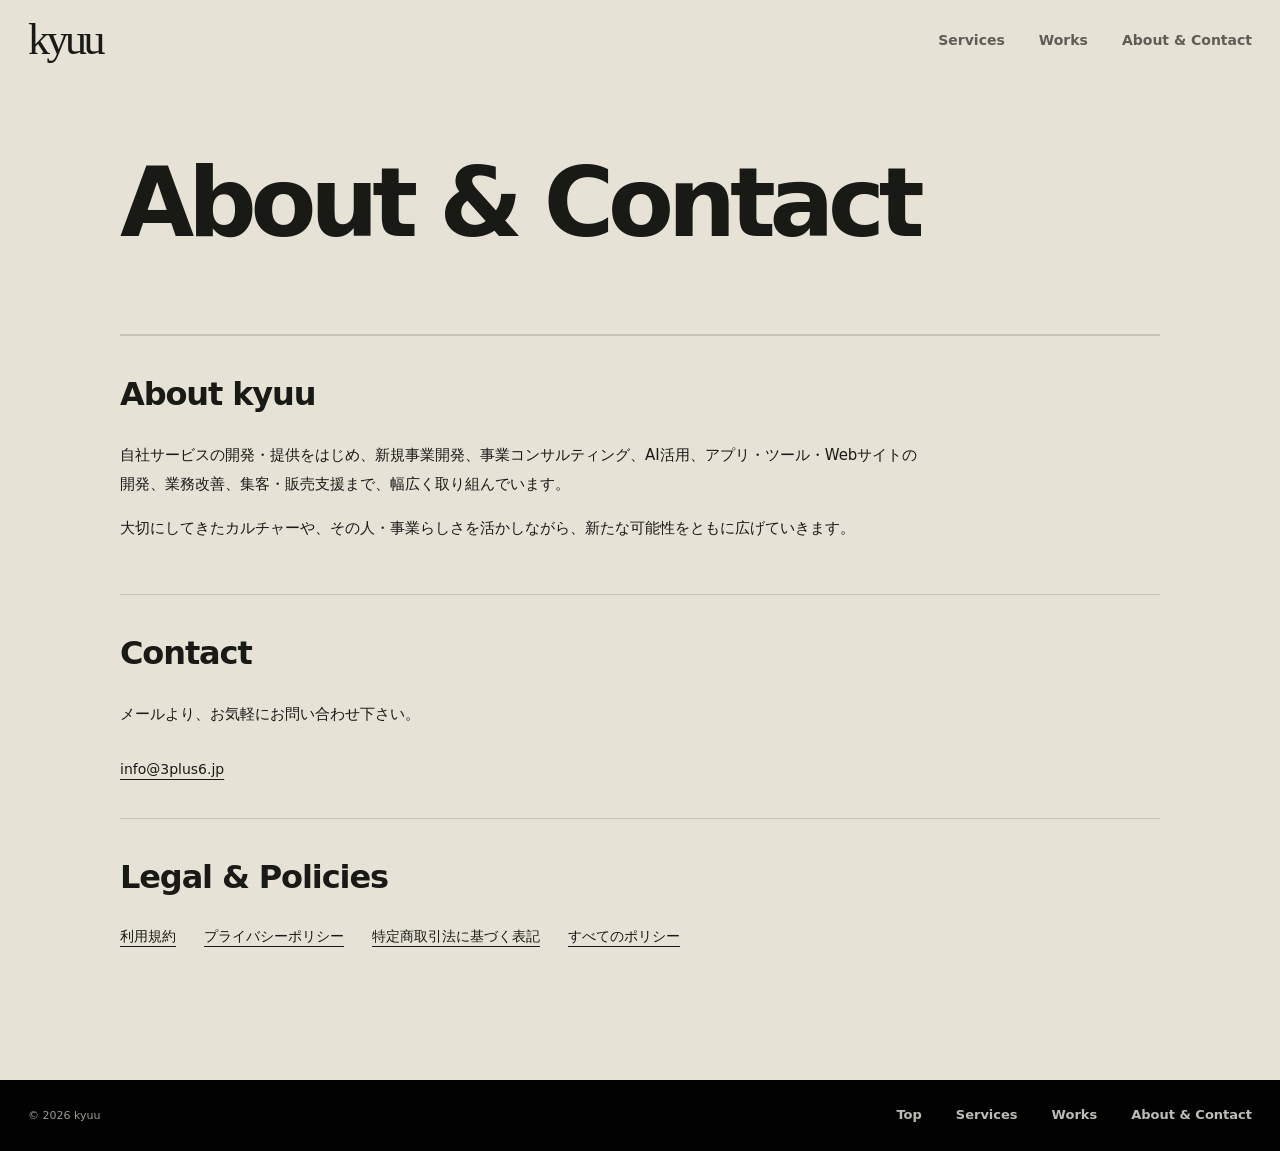
<file: support.html>
<!doctype html>
<html lang="ja">
<head>
  <meta charset="utf-8">
  <meta name="robots" content="noindex">
  <meta http-equiv="refresh" content="0;url=about.html">
  <title>About &amp; Contact | kyuu</title>
</head>
<body><p><a href="about.html">About &amp; Contactへ</a></p></body>
</html>
</file>
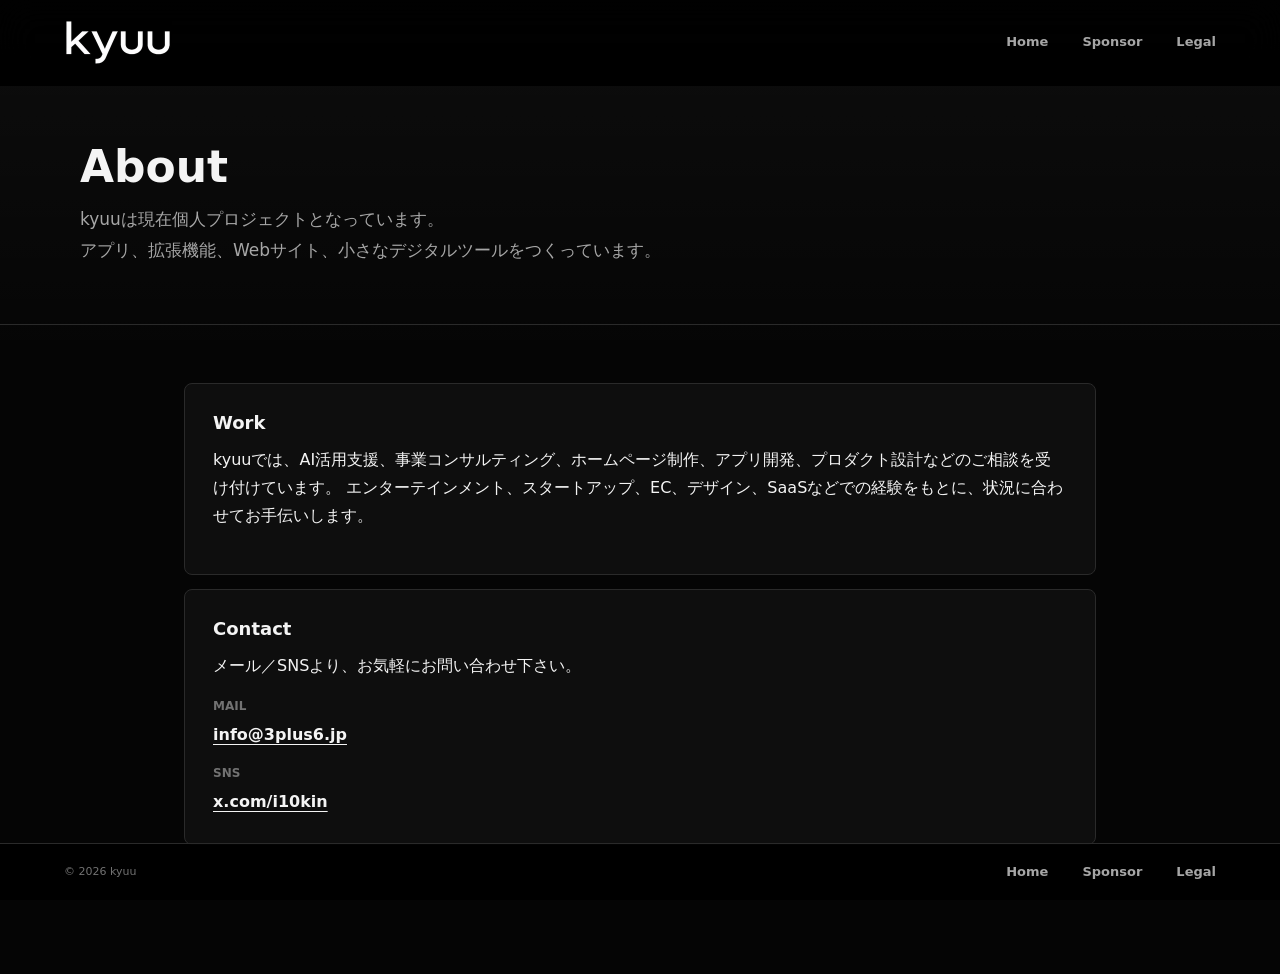
<file: publish/about.html>
<!doctype html>
<html lang="ja">
  <head>
    <meta charset="utf-8">
    <meta name="viewport" content="width=device-width, initial-scale=1">
    <meta name="description" content="kyuuは、アプリ、拡張機能、Webサイト、小さなデジタルツールをつくる個人プロジェクトです。">
    <meta name="robots" content="noindex">
    <title>About | kyuu</title>
    <link rel="canonical" href="https://3plus6.jp/about.html">
    <link rel="icon" href="assets/kyuu-icon.png">
    <link rel="stylesheet" href="styles.css">
  </head>
  <body>
    <header class="site-header" data-header>
      <a class="brand" href="index.html" aria-label="kyuu トップへ">
        <img src="assets/kyuu-logo-header.png" alt="kyuu" class="brand-logo">
      </a>
      <div class="header-actions">
        <button class="menu-toggle" type="button" aria-expanded="false" aria-controls="site-nav" data-menu-toggle>
          <span></span>
          <span></span>
          <span></span>
        </button>
        <nav class="nav" id="site-nav" aria-label="メインナビゲーション" data-nav>
          <a href="index.html">Home</a>
          <a href="support.html">Sponsor</a>
          <a href="legal.html">Legal</a>
        </nav>
      </div>
    </header>

    <main>
      <section class="page-hero">
        <h1>About</h1>
        <p class="page-lead">
          kyuuは現在個人プロジェクトとなっています。<br>
          アプリ、拡張機能、Webサイト、小さなデジタルツールをつくっています。
        </p>
      </section>

      <section class="section legal-stack">
        <article class="legal-block">
          <h2>Work</h2>
          <p>
            kyuuでは、AI活用支援、事業コンサルティング、ホームページ制作、アプリ開発、プロダクト設計などのご相談を受け付けています。
            エンターテインメント、スタートアップ、EC、デザイン、SaaSなどでの経験をもとに、状況に合わせてお手伝いします。
          </p>
        </article>

        <article class="legal-block">
          <h2>Contact</h2>
          <p>
            メール／SNSより、お気軽にお問い合わせ下さい。
          </p>
          <div class="contact-links">
            <div>
              <span>Mail</span>
              <a class="mail-link" href="mailto:info@3plus6.jp">info@3plus6.jp</a>
            </div>
            <div>
              <span>SNS</span>
              <a class="mail-link" href="https://x.com/i10kin" target="_blank" rel="noreferrer">x.com/i10kin</a>
            </div>
          </div>
        </article>
      </section>
    </main>

    <footer class="site-footer">
      <p>&copy; <span data-year></span> kyuu</p>
      <nav aria-label="フッターナビゲーション">
        <a href="index.html">Home</a>
        <a href="support.html">Sponsor</a>
        <a href="legal.html">Legal</a>
      </nav>
    </footer>

    <script src="script.js"></script>
  </body>
</html>
</file>
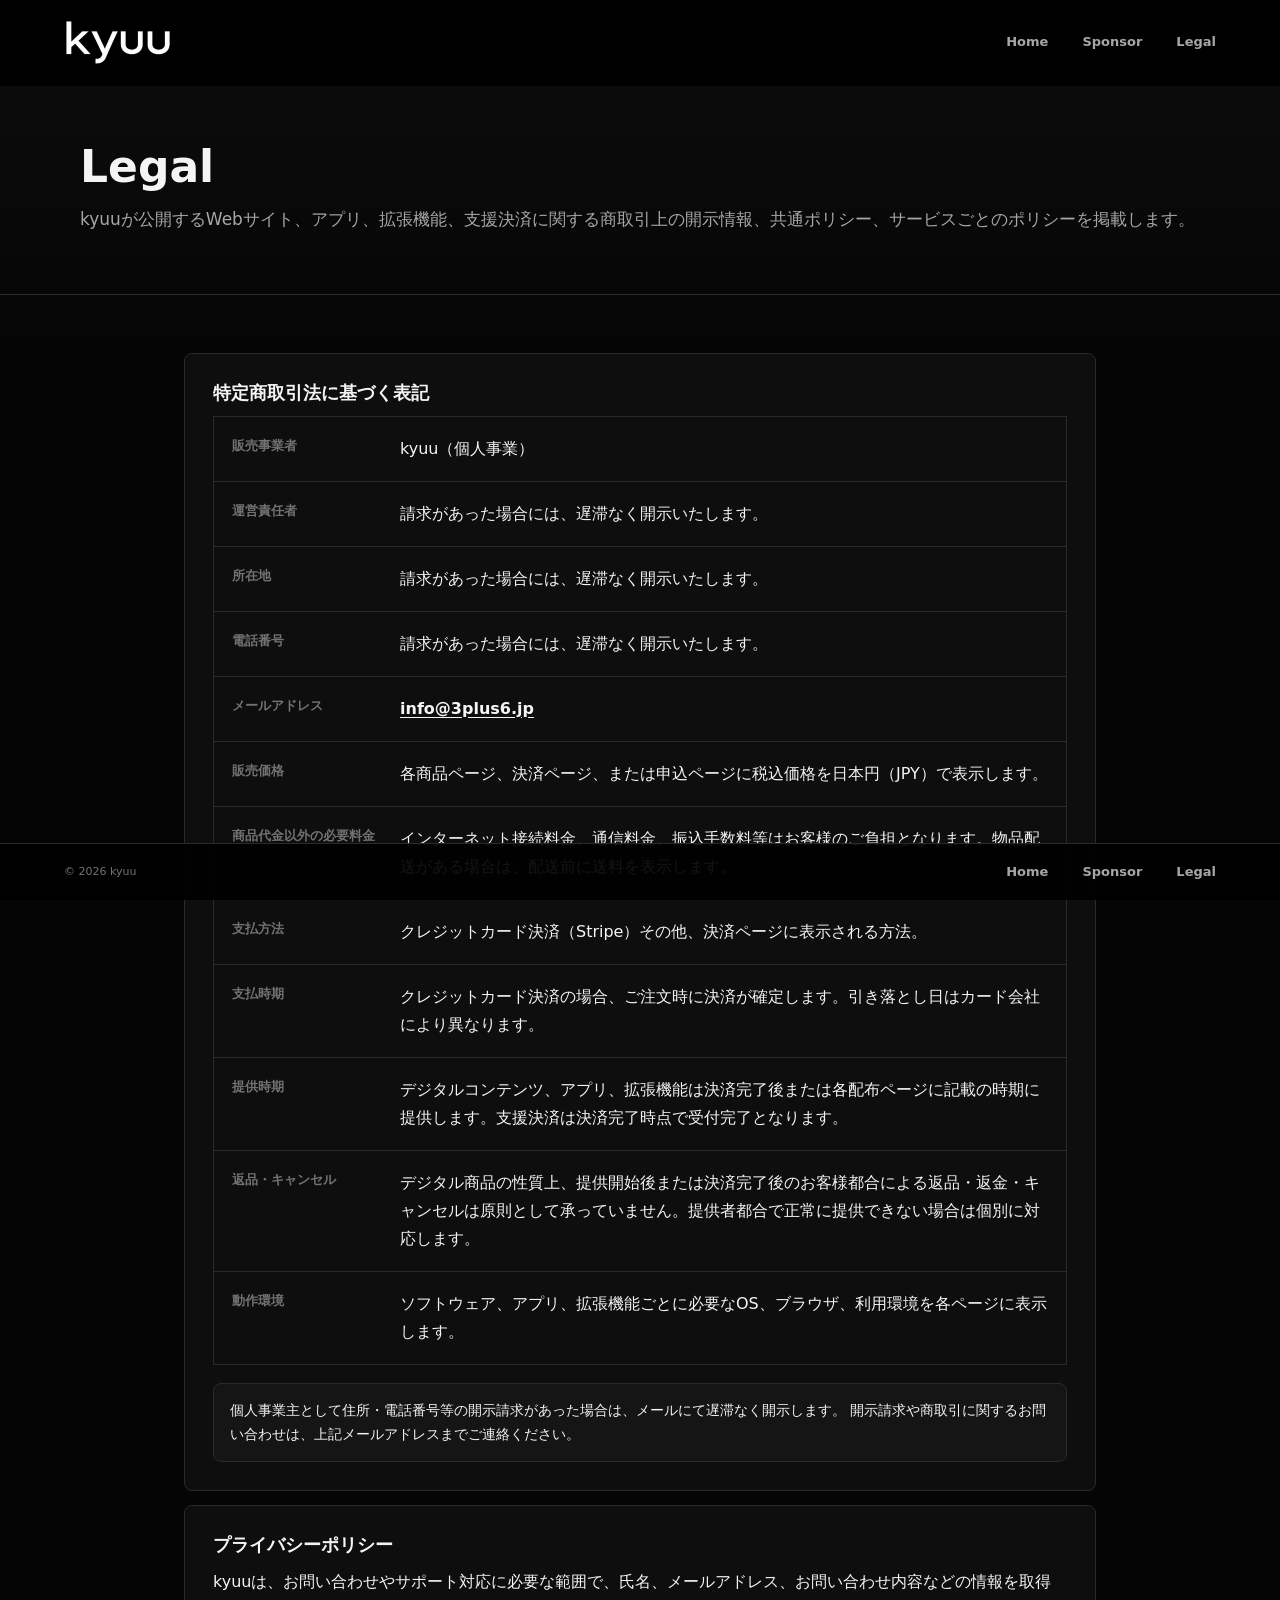
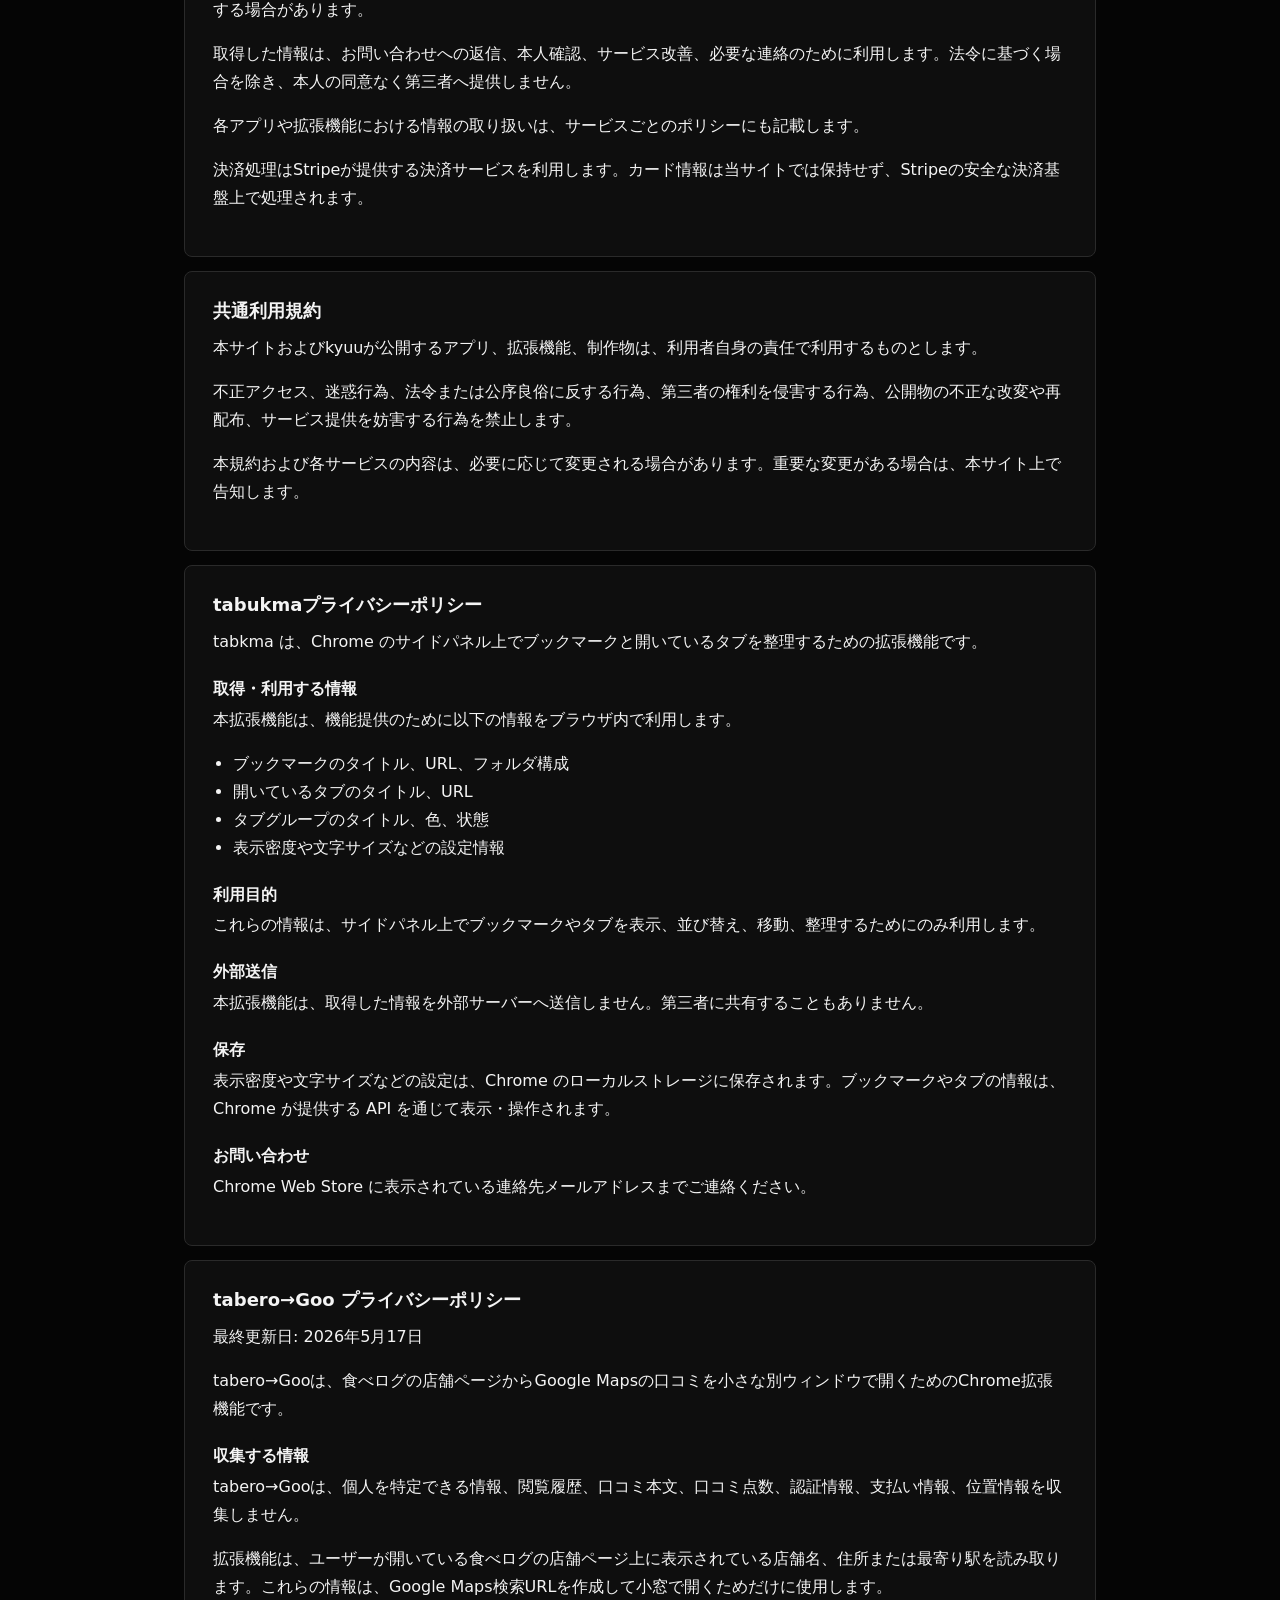
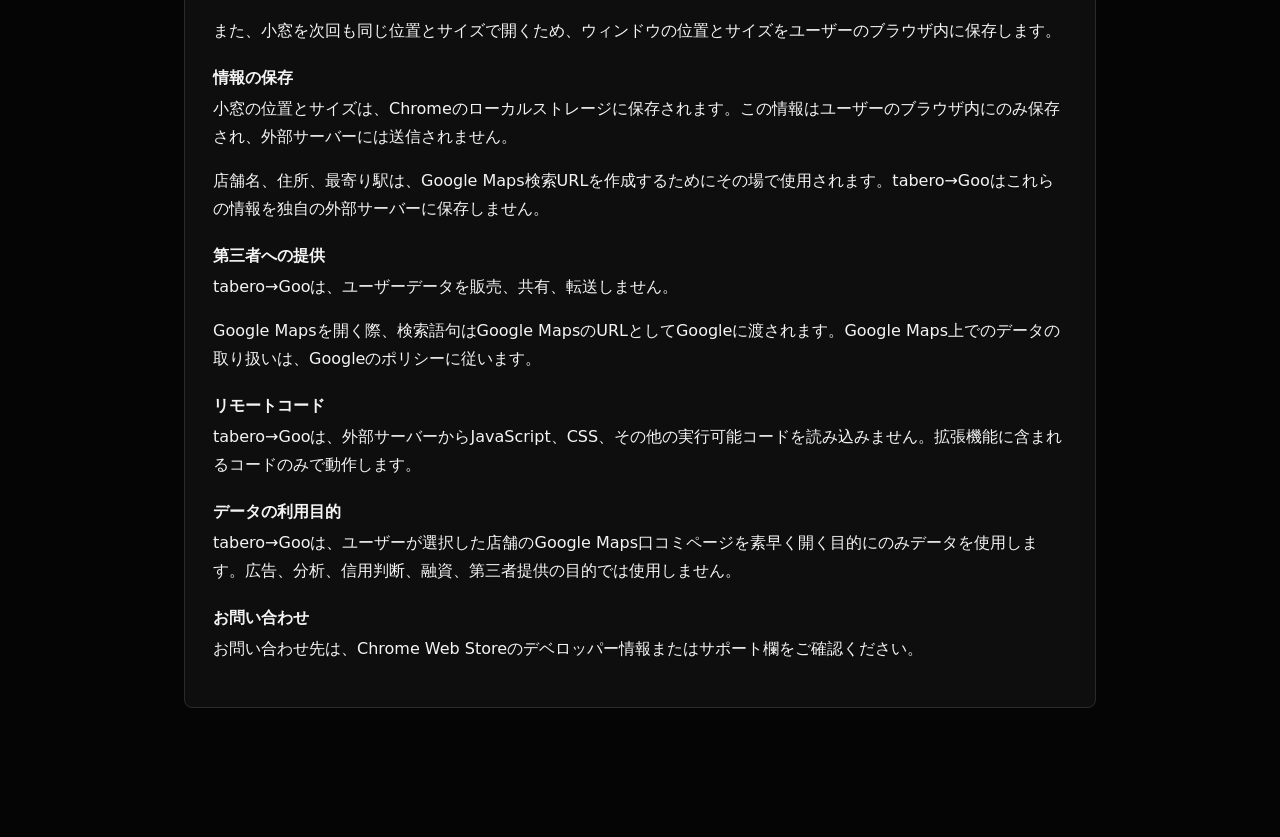
<file: publish/legal.html>
<!doctype html>
<html lang="ja">
  <head>
    <meta charset="utf-8">
    <meta name="viewport" content="width=device-width, initial-scale=1">
    <meta name="description" content="kyuuの特定商取引法に基づく表記、プライバシーポリシー、利用規約、サービスごとのポリシーです。">
    <title>Legal | kyuu</title>
    <link rel="canonical" href="https://3plus6.jp/legal.html">
    <link rel="icon" href="assets/kyuu-icon.png">
    <link rel="stylesheet" href="styles.css">
  </head>
  <body>
    <header class="site-header" data-header>
      <a class="brand" href="index.html" aria-label="kyuu トップへ">
        <img src="assets/kyuu-logo-header.png" alt="kyuu" class="brand-logo">
      </a>
      <div class="header-actions">
        <button class="menu-toggle" type="button" aria-expanded="false" aria-controls="site-nav" data-menu-toggle>
          <span></span>
          <span></span>
          <span></span>
        </button>
        <nav class="nav" id="site-nav" aria-label="メインナビゲーション" data-nav>
          <a href="index.html">Home</a>
          <a href="support.html">Sponsor</a>
          <a href="legal.html">Legal</a>
        </nav>
      </div>
    </header>

    <main>
      <section class="page-hero legal-hero">
        <h1>Legal</h1>
        <p class="page-lead">
          kyuuが公開するWebサイト、アプリ、拡張機能、支援決済に関する商取引上の開示情報、共通ポリシー、サービスごとのポリシーを掲載します。
        </p>
      </section>

      <section class="section legal-stack">
        <article class="legal-block" id="commerce-disclosure">
          <h2>特定商取引法に基づく表記</h2>
          <dl class="detail-list">
            <div>
              <dt>販売事業者</dt>
              <dd>kyuu（個人事業）</dd>
            </div>
            <div>
              <dt>運営責任者</dt>
              <dd>請求があった場合には、遅滞なく開示いたします。</dd>
            </div>
            <div>
              <dt>所在地</dt>
              <dd>請求があった場合には、遅滞なく開示いたします。</dd>
            </div>
            <div>
              <dt>電話番号</dt>
              <dd>請求があった場合には、遅滞なく開示いたします。</dd>
            </div>
            <div>
              <dt>メールアドレス</dt>
              <dd><a class="inline-link" href="mailto:info@3plus6.jp">info@3plus6.jp</a></dd>
            </div>
            <div>
              <dt>販売価格</dt>
              <dd>各商品ページ、決済ページ、または申込ページに税込価格を日本円（JPY）で表示します。</dd>
            </div>
            <div>
              <dt>商品代金以外の必要料金</dt>
              <dd>インターネット接続料金、通信料金、振込手数料等はお客様のご負担となります。物品配送がある場合は、配送前に送料を表示します。</dd>
            </div>
            <div>
              <dt>支払方法</dt>
              <dd>クレジットカード決済（Stripe）その他、決済ページに表示される方法。</dd>
            </div>
            <div>
              <dt>支払時期</dt>
              <dd>クレジットカード決済の場合、ご注文時に決済が確定します。引き落とし日はカード会社により異なります。</dd>
            </div>
            <div>
              <dt>提供時期</dt>
              <dd>デジタルコンテンツ、アプリ、拡張機能は決済完了後または各配布ページに記載の時期に提供します。支援決済は決済完了時点で受付完了となります。</dd>
            </div>
            <div>
              <dt>返品・キャンセル</dt>
              <dd>デジタル商品の性質上、提供開始後または決済完了後のお客様都合による返品・返金・キャンセルは原則として承っていません。提供者都合で正常に提供できない場合は個別に対応します。</dd>
            </div>
            <div>
              <dt>動作環境</dt>
              <dd>ソフトウェア、アプリ、拡張機能ごとに必要なOS、ブラウザ、利用環境を各ページに表示します。</dd>
            </div>
          </dl>
          <p class="notice">
            個人事業主として住所・電話番号等の開示請求があった場合は、メールにて遅滞なく開示します。
            開示請求や商取引に関するお問い合わせは、上記メールアドレスまでご連絡ください。
          </p>
        </article>

        <article class="legal-block" id="privacy">
          <h2>プライバシーポリシー</h2>
          <p>
            kyuuは、お問い合わせやサポート対応に必要な範囲で、氏名、メールアドレス、お問い合わせ内容などの情報を取得する場合があります。
          </p>
          <p>
            取得した情報は、お問い合わせへの返信、本人確認、サービス改善、必要な連絡のために利用します。法令に基づく場合を除き、本人の同意なく第三者へ提供しません。
          </p>
          <p>
            各アプリや拡張機能における情報の取り扱いは、サービスごとのポリシーにも記載します。
          </p>
          <p>
            決済処理はStripeが提供する決済サービスを利用します。カード情報は当サイトでは保持せず、Stripeの安全な決済基盤上で処理されます。
          </p>
        </article>

        <article class="legal-block" id="terms">
          <h2>共通利用規約</h2>
          <p>
            本サイトおよびkyuuが公開するアプリ、拡張機能、制作物は、利用者自身の責任で利用するものとします。
          </p>
          <p>
            不正アクセス、迷惑行為、法令または公序良俗に反する行為、第三者の権利を侵害する行為、公開物の不正な改変や再配布、サービス提供を妨害する行為を禁止します。
          </p>
          <p>
            本規約および各サービスの内容は、必要に応じて変更される場合があります。重要な変更がある場合は、本サイト上で告知します。
          </p>
        </article>

        <article class="legal-block" id="tabukma-privacy">
          <h2>tabukmaプライバシーポリシー</h2>
          <p>
            tabkma は、Chrome のサイドパネル上でブックマークと開いているタブを整理するための拡張機能です。
          </p>

          <h3>取得・利用する情報</h3>
          <p>本拡張機能は、機能提供のために以下の情報をブラウザ内で利用します。</p>
          <ul>
            <li>ブックマークのタイトル、URL、フォルダ構成</li>
            <li>開いているタブのタイトル、URL</li>
            <li>タブグループのタイトル、色、状態</li>
            <li>表示密度や文字サイズなどの設定情報</li>
          </ul>

          <h3>利用目的</h3>
          <p>
            これらの情報は、サイドパネル上でブックマークやタブを表示、並び替え、移動、整理するためにのみ利用します。
          </p>

          <h3>外部送信</h3>
          <p>
            本拡張機能は、取得した情報を外部サーバーへ送信しません。第三者に共有することもありません。
          </p>

          <h3>保存</h3>
          <p>
            表示密度や文字サイズなどの設定は、Chrome のローカルストレージに保存されます。ブックマークやタブの情報は、Chrome が提供する API を通じて表示・操作されます。
          </p>

          <h3>お問い合わせ</h3>
          <p>
            Chrome Web Store に表示されている連絡先メールアドレスまでご連絡ください。
          </p>
        </article>

        <article class="legal-block" id="tabero-goo-privacy">
          <h2>tabero→Goo プライバシーポリシー</h2>
          <p>最終更新日: 2026年5月17日</p>
          <p>
            tabero→Gooは、食べログの店舗ページからGoogle Mapsの口コミを小さな別ウィンドウで開くためのChrome拡張機能です。
          </p>

          <h3>収集する情報</h3>
          <p>
            tabero→Gooは、個人を特定できる情報、閲覧履歴、口コミ本文、口コミ点数、認証情報、支払い情報、位置情報を収集しません。
          </p>
          <p>
            拡張機能は、ユーザーが開いている食べログの店舗ページ上に表示されている店舗名、住所または最寄り駅を読み取ります。これらの情報は、Google Maps検索URLを作成して小窓で開くためだけに使用します。
          </p>
          <p>
            また、小窓を次回も同じ位置とサイズで開くため、ウィンドウの位置とサイズをユーザーのブラウザ内に保存します。
          </p>

          <h3>情報の保存</h3>
          <p>
            小窓の位置とサイズは、Chromeのローカルストレージに保存されます。この情報はユーザーのブラウザ内にのみ保存され、外部サーバーには送信されません。
          </p>
          <p>
            店舗名、住所、最寄り駅は、Google Maps検索URLを作成するためにその場で使用されます。tabero→Gooはこれらの情報を独自の外部サーバーに保存しません。
          </p>

          <h3>第三者への提供</h3>
          <p>
            tabero→Gooは、ユーザーデータを販売、共有、転送しません。
          </p>
          <p>
            Google Mapsを開く際、検索語句はGoogle MapsのURLとしてGoogleに渡されます。Google Maps上でのデータの取り扱いは、Googleのポリシーに従います。
          </p>

          <h3>リモートコード</h3>
          <p>
            tabero→Gooは、外部サーバーからJavaScript、CSS、その他の実行可能コードを読み込みません。拡張機能に含まれるコードのみで動作します。
          </p>

          <h3>データの利用目的</h3>
          <p>
            tabero→Gooは、ユーザーが選択した店舗のGoogle Maps口コミページを素早く開く目的にのみデータを使用します。広告、分析、信用判断、融資、第三者提供の目的では使用しません。
          </p>

          <h3>お問い合わせ</h3>
          <p>
            お問い合わせ先は、Chrome Web Storeのデベロッパー情報またはサポート欄をご確認ください。
          </p>
        </article>
      </section>
    </main>

    <footer class="site-footer">
      <p>&copy; <span data-year></span> kyuu</p>
      <nav aria-label="フッターナビゲーション">
        <a href="index.html">Home</a>
        <a href="support.html">Sponsor</a>
        <a href="legal.html">Legal</a>
      </nav>
    </footer>

    <script src="script.js"></script>
  </body>
</html>
</file>
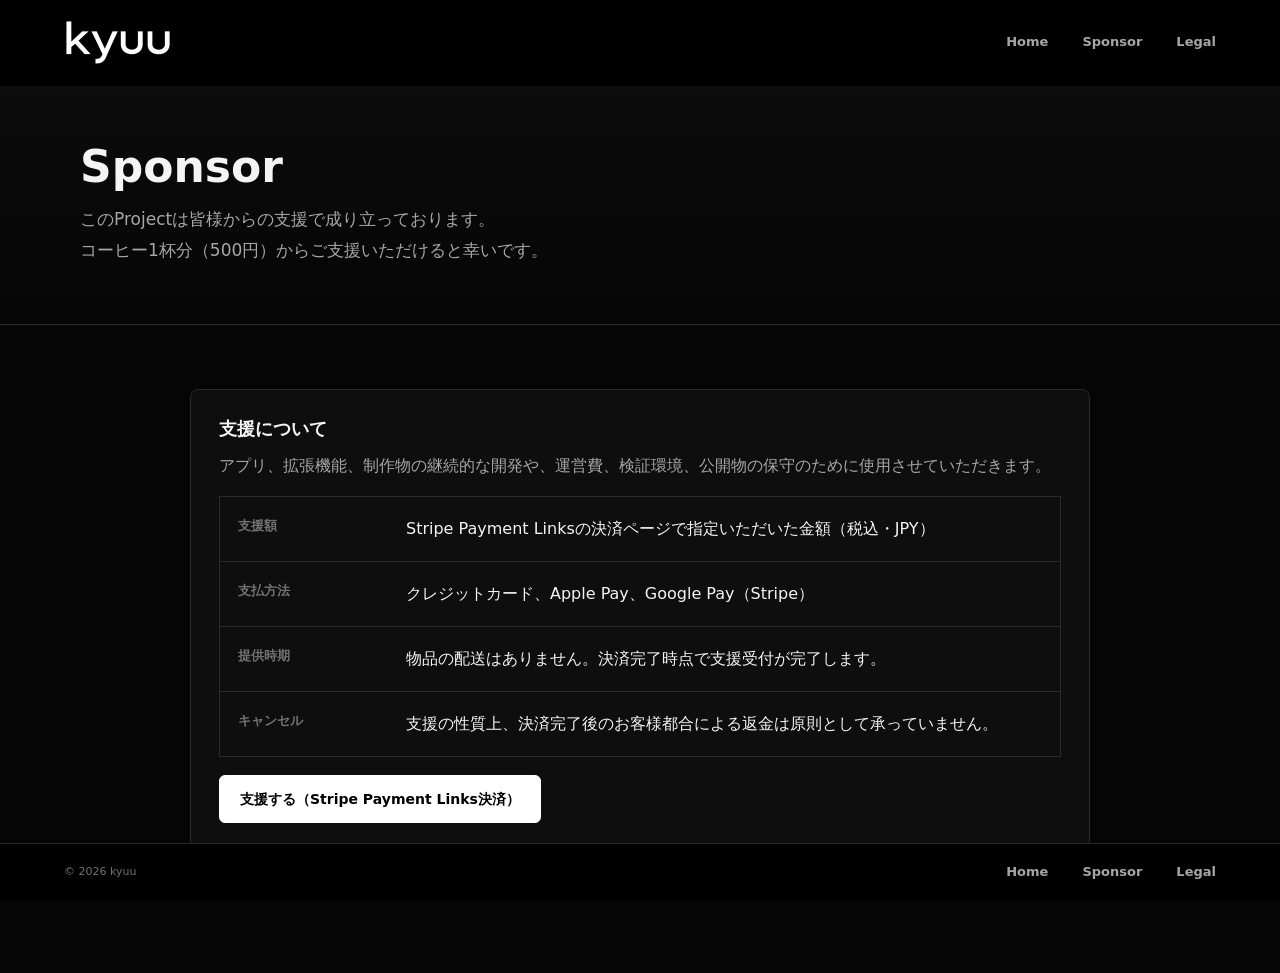
<file: publish/support.html>
<!doctype html>
<html lang="ja">
  <head>
    <meta charset="utf-8">
    <meta name="viewport" content="width=device-width, initial-scale=1">
    <meta name="description" content="kyuuの開発活動を支援するためのスポンサー・サポートメニューです。">
    <title>Sponsor | kyuu</title>
    <link rel="canonical" href="https://3plus6.jp/support.html">
    <link rel="icon" href="assets/kyuu-icon.png">
    <link rel="stylesheet" href="styles.css">
  </head>
  <body>
    <header class="site-header" data-header>
      <a class="brand" href="index.html" aria-label="kyuu トップへ">
        <img src="assets/kyuu-logo-header.png" alt="kyuu" class="brand-logo">
      </a>
      <div class="header-actions">
        <button class="menu-toggle" type="button" aria-expanded="false" aria-controls="site-nav" data-menu-toggle>
          <span></span>
          <span></span>
          <span></span>
        </button>
        <nav class="nav" id="site-nav" aria-label="メインナビゲーション" data-nav>
          <a href="index.html">Home</a>
          <a href="support.html">Sponsor</a>
          <a href="legal.html">Legal</a>
        </nav>
      </div>
    </header>

    <main>
      <section class="page-hero">
        <h1>Sponsor</h1>
        <p class="page-lead">
          このProjectは皆様からの支援で成り立っております。<br>
          コーヒー1杯分（500円）からご支援いただけると幸いです。
        </p>
      </section>

      <section class="section support-grid">
        <article class="support-card">
          <h2>支援について</h2>
          <p>
            アプリ、拡張機能、制作物の継続的な開発や、運営費、検証環境、公開物の保守のために使用させていただきます。
          </p>
          <dl class="detail-list">
            <div>
              <dt>支援額</dt>
              <dd>Stripe Payment Linksの決済ページで指定いただいた金額（税込・JPY）</dd>
            </div>
            <div>
              <dt>支払方法</dt>
              <dd>クレジットカード、Apple Pay、Google Pay（Stripe）</dd>
            </div>
            <div>
              <dt>提供時期</dt>
              <dd>物品の配送はありません。決済完了時点で支援受付が完了します。</dd>
            </div>
            <div>
              <dt>キャンセル</dt>
              <dd>支援の性質上、決済完了後のお客様都合による返金は原則として承っていません。</dd>
            </div>
          </dl>
          <a class="button primary" href="https://donate.stripe.com/00wcN438i8SpeA14BJgnK00" target="_blank" rel="noreferrer">支援する（Stripe Payment Links決済）</a>
        </article>
      </section>
    </main>

    <footer class="site-footer">
      <p>&copy; <span data-year></span> kyuu</p>
      <nav aria-label="フッターナビゲーション">
        <a href="index.html">Home</a>
        <a href="support.html">Sponsor</a>
        <a href="legal.html">Legal</a>
      </nav>
    </footer>

    <script src="script.js"></script>
  </body>
</html>
</file>
<file: styles.css>
:root {
  --footer-height: 57px;
  color-scheme: dark;
  --bg: #050505;
  --panel: #0e0e0e;
  --panel-2: #151515;
  --ink: #f4f4f4;
  --muted: #a6a6a6;
  --soft: #727272;
  --line: #2a2a2a;
  --line-strong: #3a3a3a;
  --white: #ffffff;
  --black: #000000;
  --shadow: 0 28px 90px rgba(0, 0, 0, 0.56);
  font-family: Inter, ui-sans-serif, system-ui, -apple-system, BlinkMacSystemFont, "Segoe UI", sans-serif;
}

* {
  box-sizing: border-box;
}

html {
  scroll-behavior: smooth;
}

body {
  min-height: 100vh;
  min-height: 100dvh;
  margin: 0;
  padding-bottom: var(--footer-height);
  color: var(--ink);
  background:
    linear-gradient(180deg, rgba(255, 255, 255, 0.035), transparent 360px),
    var(--bg);
  line-height: 1.75;
}

body {
  display: flex;
  flex-direction: column;
}

main {
  flex: 1 1 auto;
}

.site-footer {
  position: fixed;
  right: 0;
  bottom: 0;
  left: 0;
  z-index: 20;
  height: var(--footer-height);
}

img {
  display: block;
  max-width: 100%;
}

a {
  color: inherit;
  text-decoration: none;
}

.site-header {
  position: sticky;
  top: 0;
  z-index: 20;
  display: flex;
  align-items: center;
  justify-content: space-between;
  gap: 28px;
  padding: 20px clamp(20px, 5vw, 72px);
  background: rgba(0, 0, 0, 0.92);
  border-bottom: 1px solid transparent;
  backdrop-filter: blur(18px);
}

.site-header.is-scrolled {
  border-color: var(--line);
}

.brand {
  display: inline-flex;
  align-items: center;
  min-width: 0;
}

.brand-logo {
  width: 108px;
  height: auto;
  mix-blend-mode: screen;
}

.header-actions {
  display: flex;
  align-items: center;
  justify-content: flex-end;
  gap: clamp(16px, 2vw, 28px);
  min-width: 0;
}

.nav,
.site-footer nav {
  display: flex;
  align-items: center;
  gap: clamp(16px, 3vw, 34px);
  color: var(--muted);
  font-size: 13px;
  font-weight: 650;
}

.nav a,
.site-footer a {
  padding: 4px 0;
  white-space: nowrap;
}

.nav a:hover,
.site-footer a:hover,
.text-link:hover {
  color: var(--white);
}

.menu-toggle {
  position: relative;
  display: none;
  align-items: center;
  justify-content: center;
  width: 38px;
  height: 38px;
  padding: 0;
  color: var(--ink);
  background: transparent;
  border: 1px solid var(--line);
  border-radius: 6px;
  cursor: pointer;
}

.menu-toggle span {
  position: absolute;
  display: block;
  width: 16px;
  height: 1px;
  background: currentColor;
  transition: transform 160ms ease, opacity 160ms ease;
}

.menu-toggle span:nth-child(1) {
  transform: translateY(-5px);
}

.menu-toggle span:nth-child(3) {
  transform: translateY(5px);
}

.site-header.is-menu-open .menu-toggle span:nth-child(1) {
  transform: rotate(45deg);
}

.site-header.is-menu-open .menu-toggle span:nth-child(2) {
  opacity: 0;
}

.site-header.is-menu-open .menu-toggle span:nth-child(3) {
  transform: rotate(-45deg);
}

.visually-hidden {
  position: absolute;
  width: 1px;
  height: 1px;
  overflow: hidden;
  clip: rect(0, 0, 0, 0);
  white-space: nowrap;
}

.home-stage {
  display: grid;
  place-items: center;
  min-height: calc(100dvh - 143px);
  padding: clamp(16px, 3vh, 30px) clamp(20px, 5vw, 72px);
}

.home-page {
  height: 100vh;
  height: 100dvh;
  min-height: 0;
  overflow: hidden;
}

.home-page main {
  min-height: 0;
  overflow: hidden;
}

.home-page .home-stage {
  height: 100%;
  min-height: 0;
}

.project-grid {
  display: grid;
  grid-template-columns: repeat(3, minmax(0, 1fr));
  gap: clamp(16px, 3vh, 28px) clamp(28px, 6vw, 78px);
  width: min(100%, 860px);
}

.project-tile {
  display: grid;
  justify-items: center;
  gap: 14px;
  color: var(--muted);
  text-align: center;
}

.project-icon {
  display: grid;
  place-items: center;
  width: clamp(44px, min(13vw, calc((100dvh - 340px) / 3)), 148px);
  aspect-ratio: 1;
  overflow: hidden;
  background: var(--black);
  border: 1px solid transparent;
  border-radius: 20px;
  transition: transform 180ms ease, border-color 180ms ease, opacity 180ms ease;
}

.project-icon img {
  width: 100%;
  height: 100%;
  object-fit: cover;
}

.project-name {
  font-size: 14px;
  font-weight: 700;
  line-height: 1.2;
  transition: color 180ms ease;
}

.project-tile:hover .project-icon {
  transform: translateY(-4px);
  border-color: var(--line-strong);
}

.project-tile:hover .project-name {
  color: var(--white);
}

.project-tile-static {
  cursor: default;
}

.project-tile-static:hover .project-icon {
  transform: none;
  border-color: transparent;
}

.project-tile-static:hover .project-name {
  color: var(--muted);
}

.eyebrow {
  margin: 0 0 14px;
  color: var(--soft);
  font-size: 12px;
  font-weight: 800;
  letter-spacing: 0;
  text-transform: uppercase;
}

h1,
h2,
h3,
p {
  margin-top: 0;
}

h1 {
  max-width: 9.5em;
  margin-bottom: 26px;
  font-size: clamp(50px, 9vw, 114px);
  line-height: 0.98;
  letter-spacing: 0;
}

h2 {
  margin-bottom: 20px;
  font-size: clamp(34px, 5vw, 64px);
  line-height: 1.05;
  letter-spacing: 0;
}

h3 {
  margin-bottom: 14px;
  font-size: clamp(25px, 3vw, 40px);
  line-height: 1.12;
  letter-spacing: 0;
}

.button {
  display: inline-flex;
  align-items: center;
  justify-content: center;
  min-height: 48px;
  padding: 12px 20px;
  border: 1px solid var(--line-strong);
  border-radius: 6px;
  font-size: 14px;
  font-weight: 800;
  line-height: 1.2;
}

.button.primary {
  color: var(--black);
  background: var(--white);
  border-color: var(--white);
}

.button.primary:hover {
  background: #dcdcdc;
  border-color: #dcdcdc;
}

.button.secondary,
.button.inverted {
  color: var(--white);
  background: transparent;
}

.button.secondary:hover,
.button.inverted:hover {
  border-color: var(--white);
}

.section {
  padding: clamp(40px, 5vw, 64px) clamp(20px, 5vw, 72px);
}

.work-list {
  display: grid;
  grid-template-columns: repeat(3, minmax(0, 1fr));
  gap: 16px;
  max-width: 1120px;
  margin-right: auto;
  margin-left: auto;
}

.work-list-simple {
  grid-template-columns: minmax(0, 820px);
  justify-content: center;
}

.work-card,
.legal-block,
.support-card,
.profile-card {
  min-height: 0;
  padding: clamp(20px, 3vw, 28px);
  background: var(--panel);
  border: 1px solid var(--line);
  border-radius: 8px;
}

.work-card.featured {
  background:
    linear-gradient(145deg, rgba(255, 255, 255, 0.08), transparent 58%),
    var(--panel);
}

.work-card-inquiry {
  grid-column: 1 / -1;
}

.card-topline {
  display: flex;
  align-items: center;
  justify-content: space-between;
  gap: 20px;
  margin-bottom: 34px;
  color: var(--soft);
  font-size: 12px;
  font-weight: 800;
  text-transform: uppercase;
}

.work-card p,
.legal-block p,
.legal-block li,
.support-card p,
.profile-card p,
.page-lead {
  color: var(--muted);
}

.text-link {
  display: inline-flex;
  margin-top: 14px;
  margin-right: 18px;
  color: var(--ink);
  font-weight: 800;
}

.work-card .text-link {
  font-size: 12px;
}

.text-link::after {
  content: none;
  margin-left: 6px;
}

.mail-link {
  color: var(--ink);
  font-weight: 800;
  text-decoration: underline;
  text-underline-offset: 4px;
}

.contact-links {
  display: grid;
  gap: 14px;
}

.contact-links div {
  display: grid;
  gap: 4px;
}

.contact-links span {
  color: var(--soft);
  font-size: 12px;
  font-weight: 800;
  text-transform: uppercase;
}

.inline-link {
  color: var(--ink);
  font-weight: 800;
  text-decoration: underline;
  text-underline-offset: 3px;
}

.text-link.inline-link {
  margin-top: 0;
}

.text-link.inline-link::after,
.inline-link::after {
  content: none;
}

.page-hero {
  padding: clamp(36px, 5vw, 58px) clamp(20px, 5vw, 72px) clamp(28px, 4vw, 42px);
  border-bottom: 1px solid var(--line);
}

.page-hero > * {
  max-width: 1120px;
  margin-right: auto;
  margin-left: auto;
  text-align: left;
}

.page-hero h1 {
  margin-bottom: 14px;
  font-size: clamp(28px, 4vw, 44px);
  line-height: 1.05;
}

.page-lead {
  max-width: 1120px;
  font-size: clamp(15px, 1.5vw, 17px);
  line-height: 1.8;
}
.support-grid,
.legal-grid,
.contact-grid {
  display: grid;
  grid-template-columns: minmax(0, 0.86fr) minmax(260px, 0.55fr);
  gap: 18px;
}

.support-grid {
  grid-template-columns: minmax(0, 900px);
  justify-content: center;
  max-width: 1120px;
  margin-right: auto;
  margin-left: auto;
}

.detail-list {
  display: grid;
  gap: 1px;
  margin: 0;
  background: var(--line);
  border: 1px solid var(--line);
}

.detail-list div {
  display: grid;
  grid-template-columns: 150px minmax(0, 1fr);
  gap: 18px;
  padding: 18px;
  background: var(--panel);
}

.detail-list dt {
  color: var(--soft);
  font-size: 13px;
  font-weight: 800;
}

.detail-list dd {
  margin: 0;
  color: var(--ink);
}

.support-grid,
.legal-grid {
  align-items: start;
}

.legal-stack {
  display: grid;
  gap: 14px;
  max-width: 1040px;
  margin-right: auto;
  margin-left: auto;
  padding-top: clamp(36px, 5vw, 58px);
  padding-bottom: clamp(48px, 6vw, 72px);
}

.work-card h2,
.support-card h2,
.support-card h3,
.profile-card h2,
.profile-card h3,
.legal-block h2 {
  margin-bottom: 12px;
  font-size: 18px;
  line-height: 1.22;
}

.legal-block h3 {
  margin-top: 24px;
  margin-bottom: 8px;
  font-size: 16px;
}

.legal-block p,
.legal-block li {
  color: var(--ink);
}

.support-card .button {
  margin-top: 18px;
}

.legal-block {
  min-height: auto;
  padding: clamp(20px, 3vw, 28px);
}

.legal-block ul {
  margin: 0;
  padding-left: 20px;
}

.notice {
  margin: 18px 0 0;
  padding: 14px 16px;
  color: var(--ink);
  background: var(--panel-2);
  border: 1px solid var(--line);
  border-radius: 8px;
  font-size: 14px;
}

.site-footer {
  display: flex;
  align-items: center;
  justify-content: space-between;
  gap: 22px;
  padding: 12px clamp(20px, 5vw, 72px);
  color: var(--muted);
  background: rgba(0, 0, 0, 0.92);
  border-top: 1px solid var(--line);
}

.site-footer p {
  margin: 0;
  color: var(--soft);
  font-size: 11px;
  line-height: 1.2;
}

@media (max-width: 920px) {
  :root {
    --footer-height: 58px;
  }

  .site-header {
    align-items: center;
    padding: 14px 16px;
  }

  .header-actions {
    gap: 12px;
  }

  .menu-toggle {
    display: inline-flex;
  }

  .site-header .nav {
    position: absolute;
    top: calc(100% + 1px);
    right: 16px;
    left: 16px;
    display: none;
    flex-direction: column;
    align-items: flex-start;
    gap: 12px;
    padding: 16px;
    background: rgba(0, 0, 0, 0.96);
    border: 1px solid var(--line);
    border-radius: 8px;
    box-shadow: var(--shadow);
  }

  .site-header.is-menu-open .nav {
    display: flex;
  }

  .site-footer {
    align-items: center;
    flex-direction: row;
    gap: 12px;
    padding: 10px 16px;
  }

  .site-footer nav {
    width: auto;
    margin-left: auto;
    overflow-x: auto;
    gap: clamp(12px, 4vw, 24px);
    padding-bottom: 0;
    font-size: 11px;
  }

  .work-list,
  .support-grid,
  .legal-grid,
  .contact-grid {
    grid-template-columns: 1fr;
  }

  .site-footer nav {
    justify-content: flex-end;
  }
}

@media (max-width: 560px) {
  .brand-logo {
    width: 82px;
  }

  h1 {
    font-size: 50px;
  }

  .button {
    width: 100%;
  }

  .project-grid {
    gap: clamp(10px, 2vh, 18px) 12px;
  }

  .project-icon {
    width: clamp(42px, min(28vw, calc((100dvh - 250px) / 3)), 110px);
    border-radius: clamp(8px, 4vw, 16px);
  }

  .home-stage {
    align-items: center;
    min-height: calc(100dvh - 120px);
    padding: 12px 16px;
  }

  .project-name {
    font-size: clamp(10px, 3.2vw, 13px);
  }

  .card-topline {
    margin-bottom: 26px;
  }

  .detail-list div {
    grid-template-columns: 1fr;
    gap: 4px;
  }
}

/* Home: scroll-built collage */
.home-page {
  height: auto;
  min-height: 100%;
  overflow: visible;
  padding-bottom: 0;
  background: #020202;
}

.home-page main {
  min-height: 0;
  overflow: visible;
}

.home-header {
  position: fixed;
  top: 0;
  right: 0;
  left: 0;
  color: #fff;
  background: linear-gradient(180deg, rgba(0, 0, 0, 0.58), transparent);
  border: 0;
  mix-blend-mode: normal;
}

.home-header.is-scrolled {
  background: rgba(0, 0, 0, 0.72);
  border-color: rgba(255, 255, 255, 0.15);
}

.home-header .brand-logo {
  filter: contrast(1.2);
}

.home-experience {
  position: relative;
  background: #020202;
}

.scroll-story {
  position: relative;
  height: 560vh;
  min-height: 3600px;
  background: #020202;
}

.story-stage {
  --art-opacity: 0;
  --art-scale: 1.16;
  --art-x: 0%;
  --art-y: 2%;
  --mask-opacity: 1;
  --orbit-opacity: 0;
  --orbit-scale: 0.72;
  --intro-opacity: 1;
  --principle-opacity: 0;
  --equation-opacity: 0;
  --nine-opacity: 0;
  --glitch-opacity: 0;
  --chrome-opacity: 0;
  position: sticky;
  top: 0;
  width: 100%;
  height: 100vh;
  height: 100svh;
  overflow: hidden;
  color: #f7f5ef;
  background: #020202;
  isolation: isolate;
}

.story-stage::before {
  position: absolute;
  inset: 0;
  z-index: 7;
  pointer-events: none;
  content: "";
  opacity: 0.3;
  background-image:
    repeating-linear-gradient(0deg, rgba(255,255,255,0.025) 0, rgba(255,255,255,0.025) 1px, transparent 1px, transparent 3px),
    radial-gradient(circle at 30% 20%, transparent 0 28%, rgba(0,0,0,0.22) 74%);
  mix-blend-mode: overlay;
}

.story-art,
.collage-layer,
.collage-mask {
  position: absolute;
  inset: 0;
  width: 100%;
  height: 100%;
}

.story-art {
  z-index: 1;
  overflow: hidden;
  background: #020202;
}

.collage-layer {
  object-fit: cover;
  object-position: center;
  user-select: none;
}

.collage-base {
  opacity: var(--art-opacity);
  filter: saturate(0.88) contrast(1.08) brightness(0.9);
  transform: translate3d(var(--art-x), var(--art-y), 0) scale(var(--art-scale));
  transition: filter 240ms ease;
  will-change: transform, opacity;
}

.collage-echo {
  z-index: 2;
  opacity: var(--glitch-opacity);
  mix-blend-mode: screen;
  will-change: transform, opacity;
}

.collage-echo-cyan {
  filter: sepia(1) saturate(7) hue-rotate(126deg) contrast(1.5);
  clip-path: polygon(0 8%, 100% 8%, 100% 15%, 0 15%, 0 42%, 78% 42%, 78% 48%, 0 48%, 0 77%, 100% 77%, 100% 81%, 0 81%);
  transform: translate3d(-11px, 0, 0) scale(1.015);
}

.collage-echo-red {
  filter: sepia(1) saturate(8) hue-rotate(288deg) contrast(1.6);
  clip-path: polygon(0 20%, 100% 20%, 100% 24%, 0 24%, 0 58%, 100% 58%, 100% 64%, 0 64%, 0 88%, 70% 88%, 70% 93%, 0 93%);
  transform: translate3d(13px, 0, 0) scale(1.01);
}

.collage-mask {
  z-index: 4;
  pointer-events: none;
  opacity: var(--mask-opacity);
  background:
    radial-gradient(circle at 50% 50%, transparent 0 8%, rgba(0,0,0,0.28) 22%, rgba(0,0,0,0.94) 66%),
    #020202;
  mix-blend-mode: normal;
  will-change: opacity;
}

.scanline {
  position: absolute;
  z-index: 5;
  right: -5%;
  left: -5%;
  height: 2px;
  opacity: calc(var(--glitch-opacity) * 0.9);
  background: #fff;
  box-shadow: 0 0 18px #00d9ff, 10px 3px 0 #ff164f;
}

.scanline-one {
  top: 33%;
  transform: rotate(-0.4deg);
}

.scanline-two {
  top: 71%;
  transform: rotate(0.25deg);
}

.orbit-map {
  position: absolute;
  top: 50%;
  left: 50%;
  z-index: 5;
  width: min(76vw, 760px);
  height: min(76vw, 760px);
  overflow: visible;
  opacity: var(--orbit-opacity);
  fill: none;
  stroke: rgba(255, 255, 255, 0.78);
  stroke-width: 1.2;
  transform: translate(-50%, -50%) scale(var(--orbit-scale)) rotate(-5deg);
  transform-origin: center;
  mix-blend-mode: difference;
  will-change: transform, opacity;
}

.orbit-map .orbit-points {
  fill: #ff234f;
  stroke: #020202;
  stroke-width: 2;
}

.story-chrome {
  position: absolute;
  inset: 0;
  z-index: 8;
  opacity: var(--chrome-opacity);
  pointer-events: none;
  color: rgba(255,255,255,0.75);
  font-family: ui-monospace, SFMono-Regular, Menlo, Monaco, Consolas, monospace;
  font-size: 10px;
  letter-spacing: 0.12em;
  mix-blend-mode: difference;
}

.coordinate {
  position: absolute;
}

.coordinate-a { top: 20%; left: 4vw; transform: rotate(-90deg); }
.coordinate-b { right: 4vw; bottom: 16%; }
.coordinate-c { bottom: 5%; left: 50%; transform: translateX(-50%); }

.story-copy {
  position: absolute;
  z-index: 9;
  pointer-events: none;
  will-change: opacity, transform;
}

.story-index {
  margin: 0 0 16px;
  font-size: 11px;
  font-weight: 800;
  letter-spacing: 0.18em;
}

.story-copy-intro {
  top: 50%;
  left: 50%;
  width: min(84vw, 760px);
  opacity: var(--intro-opacity);
  text-align: center;
  transform: translate(-50%, -50%);
}

.story-copy-intro h1 {
  max-width: none;
  margin: 0;
  font-family: Georgia, "Times New Roman", serif;
  font-size: clamp(86px, 18vw, 260px);
  font-weight: 400;
  line-height: 0.75;
  letter-spacing: -0.08em;
}

.story-whisper {
  margin: 38px 0 0;
  font-size: 10px;
  font-weight: 750;
  line-height: 1.45;
  letter-spacing: 0.24em;
  text-transform: uppercase;
}

.story-copy-principle {
  top: 50%;
  left: clamp(22px, 8vw, 120px);
  width: min(76vw, 780px);
  opacity: var(--principle-opacity);
  transform: translateY(calc(-50% + 24px));
  mix-blend-mode: difference;
}

.principle-line {
  display: grid;
  gap: 0;
  margin: 0;
  font-family: Georgia, "Times New Roman", "YuMincho", "Yu Mincho", serif;
  font-size: clamp(30px, 5vw, 76px);
  line-height: 1.08;
  letter-spacing: -0.05em;
}

.principle-line span:nth-child(2) { padding-left: 7vw; }
.principle-line span:nth-child(3) { padding-left: 15vw; }

.story-copy-equation {
  top: 50%;
  right: clamp(22px, 7vw, 104px);
  width: min(86vw, 590px);
  opacity: var(--equation-opacity);
  transform: translateY(-50%);
  mix-blend-mode: difference;
}

.story-copy-equation p {
  display: grid;
  grid-template-columns: 1fr auto 72px;
  align-items: baseline;
  gap: 18px;
  margin: 0;
  padding: 10px 0;
  border-bottom: 1px solid rgba(255,255,255,0.7);
}

.story-copy-equation span {
  font-size: clamp(18px, 2.6vw, 36px);
}

.story-copy-equation strong {
  font-family: Georgia, serif;
  font-size: clamp(46px, 8vw, 108px);
  font-weight: 400;
  line-height: 0.85;
}

.story-copy-equation em {
  color: #ff3157;
  font-size: clamp(24px, 4vw, 58px);
  font-style: normal;
  text-align: right;
}

.story-copy-equation em::before {
  content: "→ ";
  color: #fff;
}

.story-copy-nine {
  top: 50%;
  left: 50%;
  display: grid;
  place-items: center;
  width: 100%;
  opacity: var(--nine-opacity);
  text-align: center;
  transform: translate(-50%, -50%);
  mix-blend-mode: difference;
}

.giant-nine {
  display: block;
  font-family: Georgia, "Times New Roman", serif;
  font-size: min(72vw, 82vh);
  font-weight: 400;
  line-height: 0.72;
  letter-spacing: -0.11em;
}

.story-copy-nine p {
  margin: 16px 0 0;
  font-size: clamp(12px, 1.6vw, 20px);
  font-weight: 800;
  line-height: 1.35;
  letter-spacing: 0.18em;
}

.scroll-cue {
  position: absolute;
  bottom: 24px;
  left: 50%;
  z-index: 10;
  display: grid;
  justify-items: center;
  gap: 9px;
  opacity: var(--intro-opacity);
  transform: translateX(-50%);
}

.scroll-cue span {
  font-size: 9px;
  font-weight: 800;
  letter-spacing: 0.18em;
}

.scroll-cue i {
  display: block;
  width: 1px;
  height: 34px;
  background: rgba(255,255,255,0.72);
  animation: scrollPulse 1.5s ease-in-out infinite;
}

@keyframes scrollPulse {
  0%, 100% { transform: scaleY(0.25); transform-origin: top; opacity: 0.35; }
  50% { transform: scaleY(1); transform-origin: top; opacity: 1; }
}

.works-stage {
  position: relative;
  z-index: 12;
  min-height: 100vh;
  padding: clamp(92px, 12vw, 180px) clamp(20px, 6vw, 92px) clamp(72px, 9vw, 130px);
  color: #111;
  background: #e9e5da;
}

.works-stage::before {
  position: absolute;
  inset: 0;
  pointer-events: none;
  content: "";
  opacity: 0.22;
  background-image:
    repeating-linear-gradient(90deg, transparent 0, transparent 79px, rgba(0,0,0,0.08) 80px),
    repeating-linear-gradient(0deg, transparent 0, transparent 79px, rgba(0,0,0,0.08) 80px);
}

.works-heading,
.project-catalog,
.works-footer-copy {
  position: relative;
  z-index: 1;
  max-width: 1300px;
  margin-right: auto;
  margin-left: auto;
}

.works-heading {
  display: grid;
  grid-template-columns: minmax(160px, 0.45fr) 1fr;
  gap: 32px;
  margin-bottom: clamp(72px, 10vw, 150px);
}

.works-heading > p {
  margin: 10px 0 0;
  font-size: 11px;
  font-weight: 850;
  letter-spacing: 0.15em;
}

.works-heading h2 {
  margin: 0;
  font-family: Georgia, "Times New Roman", "YuMincho", "Yu Mincho", serif;
  font-size: clamp(40px, 7vw, 96px);
  font-weight: 400;
  line-height: 1.03;
  letter-spacing: -0.055em;
}

.project-catalog {
  display: grid;
  grid-template-columns: repeat(12, minmax(0, 1fr));
  gap: clamp(18px, 3vw, 42px);
}

.catalog-item {
  display: grid;
  grid-template-columns: 36px minmax(74px, 132px) minmax(0, 1fr);
  align-items: end;
  gap: 16px;
  min-height: 190px;
  padding: 18px 0;
  color: #111;
  border-top: 1px solid #111;
}

.catalog-item:nth-child(1) { grid-column: 1 / span 7; }
.catalog-item:nth-child(2) { grid-column: 8 / -1; margin-top: 110px; }
.catalog-item:nth-child(3) { grid-column: 2 / span 5; margin-top: 40px; }
.catalog-item:nth-child(4) { grid-column: 7 / span 5; margin-top: -24px; }
.catalog-item:nth-child(5) { grid-column: 4 / span 7; margin-top: 54px; }

.catalog-number {
  align-self: start;
  font-size: 10px;
  font-weight: 800;
  letter-spacing: 0.12em;
}

.catalog-icon {
  width: 100%;
  aspect-ratio: 1;
  object-fit: cover;
  filter: grayscale(1) contrast(1.15);
  transition: filter 180ms ease, transform 180ms ease;
}

.catalog-item h3 {
  margin: 0 0 6px;
  font-family: Georgia, serif;
  font-size: clamp(27px, 4vw, 54px);
  font-weight: 400;
  line-height: 0.95;
  letter-spacing: -0.04em;
}

.catalog-item p {
  margin: 0;
  font-size: 11px;
  font-weight: 800;
  letter-spacing: 0.08em;
  text-transform: uppercase;
}

a.catalog-item:hover .catalog-icon {
  filter: grayscale(0) contrast(1.05);
  transform: rotate(-3deg) scale(1.035);
}

.works-footer-copy {
  display: flex;
  align-items: end;
  justify-content: space-between;
  gap: 32px;
  margin-top: clamp(100px, 14vw, 210px);
  padding-top: 22px;
  border-top: 1px solid #111;
}

.works-footer-copy p {
  margin: 0;
  font-family: Georgia, serif;
  font-size: clamp(23px, 3.2vw, 44px);
  line-height: 1.05;
}

.works-footer-copy a {
  font-size: 12px;
  font-weight: 850;
  letter-spacing: 0.12em;
  text-transform: uppercase;
}

.home-footer {
  position: relative;
  height: auto;
  color: #ddd;
  background: #020202;
}

@media (max-width: 760px) {
  .scroll-story {
    height: 500vh;
  }

  .home-header {
    mix-blend-mode: normal;
  }

  .collage-base {
    object-position: 42% center;
  }

  .orbit-map {
    width: 112vw;
    height: 112vw;
  }

  .story-copy-principle {
    left: 20px;
    width: calc(100vw - 40px);
  }

  .principle-line {
    font-size: clamp(28px, 9vw, 48px);
  }

  .principle-line span:nth-child(2) { padding-left: 0; }
  .principle-line span:nth-child(3) { padding-left: 8vw; }

  .story-copy-equation {
    right: 20px;
    left: 20px;
    width: auto;
  }

  .story-copy-equation p {
    grid-template-columns: 1fr auto 58px;
  }

  .works-heading {
    grid-template-columns: 1fr;
    gap: 18px;
  }

  .project-catalog {
    grid-template-columns: 1fr;
  }

  .catalog-item:nth-child(n) {
    grid-column: 1;
    margin-top: 0;
  }

  .catalog-item {
    grid-template-columns: 30px 92px minmax(0, 1fr);
    min-height: 142px;
  }

  .works-footer-copy {
    align-items: flex-start;
    flex-direction: column;
  }
}

@media (prefers-reduced-motion: reduce) {
  .scroll-cue i {
    animation: none;
  }

  .collage-base,
  .orbit-map,
  .catalog-icon {
    transition: none;
  }
}
</file>
<file: experience.css>
/* Separate editorial scenes, each with independently moving paper fragments. */
.home-page { --paper:#e6e2d6; --signal:#f32965; }
.home-header { padding:18px 28px; background:rgba(8,8,8,.85); }
.home-header .nav { font-size:14px; }
.collage-chapter { position:relative; height:185svh; }
.opening-chapter { height:140svh; }
.chapter-stage { position:sticky; top:0; height:100svh; overflow:hidden; isolation:isolate; }
.opening-art { position:absolute; width:100%; height:100%; object-fit:contain; object-position:center; opacity:var(--backdrop,0); }
.opening-title { position:absolute; z-index:5; top:43%; left:54%; width:38%; color:#151515; }
.opening-title h1 { font-family:inherit; font-size:clamp(70px,12vw,184px); font-weight:650; letter-spacing:-.08em; line-height:1; margin:0; }
.opening-title h1 span { font-size:16px; letter-spacing:0; vertical-align:top; margin-left:18px; }
.opening-title p { font-size:12px; font-weight:700; letter-spacing:.12em; }
.chapter-scroll { position:absolute; bottom:30px; right:5%; z-index:8; padding:10px 14px; color:#111; background:var(--paper); font-size:12px; letter-spacing:.1em; }
.chapter-scroll span { margin-left:28px; }
.chapter-nav { position:fixed; left:26px; bottom:26px; display:grid; gap:9px; z-index:25; padding:15px; color:#fff; background:#111e; font-size:12px; }
.chapter-nav a { display:flex; gap:16px; opacity:.5; }
.chapter-nav a[aria-current] { opacity:1; }
.chapter-nav a[aria-current]::after { content:""; width:5px; height:5px; background:var(--signal); align-self:center; }
.chapter-nav span { font-size:13px; }
.chapter-label { position:absolute; top:100px; left:9%; z-index:6; font-weight:600; font-size:14px; line-height:1.2; letter-spacing:.12em; }
.chapter-title { position:absolute; z-index:6; top:22%; left:9%; font-family:inherit; font-weight:650; font-size:clamp(60px,10vw,154px); letter-spacing:-.075em; line-height:.9; margin:0; }
.chapter-caption { position:absolute; bottom:12%; right:7%; z-index:6; font-size:16px; line-height:1.8; }
.scrap { position:absolute; margin:0; will-change:transform,opacity; filter:drop-shadow(0 8px 6px #0003); }
.scrap svg { display:block; width:100%; height:auto; }
.scrap svg.glitch-slice { position:absolute; inset:0; pointer-events:none; opacity:var(--glitch-visible,0); translate:var(--slice-shift,0px) 0; transition:opacity .16s ease-out; }
.glitch-slice-0 { clip-path:polygon(8% 27%,29% 27%,29% 25%,47% 25%,47% 28%,82% 28%,82% 30%,65% 30%,65% 34%,38% 34%,38% 31%,8% 31%); }
.scrap svg.glitch-slice-1 { clip-path:polygon(24% 57%,46% 57%,46% 60%,95% 60%,95% 63%,73% 63%,73% 65%,52% 65%,52% 62%,24% 62%); translate:calc(var(--slice-shift,0px) * -1.4) 0; }
.scrap svg.glitch-slice-2 { clip-path:polygon(3% 41%,16% 41%,16% 38%,23% 38%,23% 43%,34% 43%,34% 46%,19% 46%,19% 49%,8% 49%,8% 45%,3% 45%); translate:calc(var(--slice-shift,0px) * 1.8) 2px; filter:contrast(1.3) saturate(.65); }
.scrap svg.glitch-slice-3 { clip-path:polygon(49% 73%,59% 73%,59% 71%,67% 71%,67% 75%,88% 75%,88% 77%,70% 77%,70% 80%,57% 80%,57% 77%,49% 77%); translate:calc(var(--slice-shift,0px) * -.7) -2px; filter:hue-rotate(28deg) saturate(1.6) contrast(1.15); }
.scrap svg.glitch-slice-2,.scrap svg.glitch-slice-3 { filter:none; }
.opening-title h1 { position:relative; }
.chapter-title .rgb-title,.opening-title h1 .rgb-title { position:absolute; inset:0; margin:0; font:inherit; letter-spacing:inherit; line-height:inherit; pointer-events:none; opacity:var(--glitch-visible,0); transition:opacity .16s ease-out; clip-path:polygon(0 22%,42% 22%,42% 28%,100% 28%,100% 42%,68% 42%,68% 35%,0 35%,0 68%,27% 68%,27% 61%,85% 61%,85% 73%,0 73%); }
.rgb-title-red { color:#ff2345; transform:translateX(calc(var(--slice-shift,0px) * .45)); }
.rgb-title-green { color:#25ed89; transform:translate(0,2px); }
.rgb-title-blue { color:#367bff; transform:translateX(calc(var(--slice-shift,0px) * -.4)); mix-blend-mode:screen; }
.background-fracture { position:absolute; inset:0; width:100%; height:100%; z-index:9; pointer-events:none; opacity:calc(var(--glitch-visible,0) * .65); transform:translateY(calc(var(--slice-shift,0px) * -.4)); transition:opacity .18s ease-out; }
@media(prefers-reduced-motion:reduce) { .background-fracture { display:none; } }
@media(prefers-reduced-motion:reduce) { .rgb-title { display:none; } }
.collage-chapter .chapter-stage::after { display:none; }
@media(prefers-reduced-motion:reduce) { .scrap svg.glitch-slice { display:none; } }
.collage-chapter:not(.opening-chapter) .chapter-stage::after { content:""; position:absolute; inset:-16px; z-index:5; pointer-events:none; opacity:var(--scene-grain,0); transition:opacity .2s ease-out; background-image:url("data:image/svg+xml,%3Csvg xmlns='http://www.w3.org/2000/svg' width='180' height='180'%3E%3Cfilter id='grain'%3E%3CfeTurbulence type='fractalNoise' baseFrequency='.8' numOctaves='2' stitchTiles='stitch'/%3E%3CfeColorMatrix type='saturate' values='0'/%3E%3C/filter%3E%3Cpath fill='%23888' filter='url(%23grain)' d='M0 0h180v180H0z'/%3E%3C/svg%3E"); transform:translate(var(--analog-x,0px),var(--analog-y,0px)); }
.collage-chapter:not(.opening-chapter) .chapter-stage::after { filter:contrast(3); transition:opacity .08s ease-out; }
.scrap-flower,.scrap-snow,.scrap-cells,.scrap-coil,.scrap-field,.scrap-orbit,.scrap-forest,.scrap-chrome {
  clip-path:polygon(2% 1%,29% 3%,43% 0,70% 2%,98% 0,100% 24%,97% 45%,100% 72%,98% 98%,73% 100%,41% 97%,4% 100%,0 74%,2% 47%,0 22%);
}
.scrap-statue { clip-path:polygon(27% 0,47% 1%,49% 10%,46% 25%,52% 33%,65% 44%,65% 57%,79% 67%,85% 82%,99% 95%,99% 100%,0 100%,0 82%,4% 60%,2% 49%,8% 30%,13% 17%,18% 11%,20% 4%); }
.scrap-angel { clip-path:polygon(1% 0,77% 0,73% 17%,68% 23%,75% 37%,72% 48%,83% 54%,100% 57%,100% 70%,86% 74%,73% 66%,64% 80%,51% 95%,44% 100%,37% 69%,21% 60%,17% 67%,0 58%); }
.opening-angel { left:16%; top:0; width:67%; z-index:2; }
.opening-statue { left:5%; bottom:0; width:35%; z-index:3; }
.nature-chapter .chapter-stage { background:var(--paper); color:#111; }
.nature-flower { width:20%; left:11%; top:40%; z-index:3; }
.nature-snow { width:18%; right:6%; top:18%; z-index:4; }
.nature-cells { width:18%; left:65%; top:63%; z-index:5; }
.nature-forest { width:17%; left:33%; top:68%; z-index:2; }
.pattern-numbers { display:none; }
.thought-chapter .chapter-stage { background:#171815; color:var(--paper); }
.thought-chapter .chapter-title { top:25%; left:10%; }
.thought-orbit { width:42%; left:4%; top:50%; z-index:1; }
.thought-angel { width:64%; left:37%; top:2%; z-index:2; }
.thought-statue { width:40%; right:1%; top:27%; z-index:4; }
.thought-mark { position:absolute; z-index:0; left:30%; bottom:0; font-size:35vw; line-height:1; font-weight:600; color:#2d3027; }
.resonance-chapter .chapter-stage { background:#102c48; color:#f3f2eb; }
.resonance-chapter .chapter-title { font-size:clamp(52px,9vw,140px); }
.resonance-field { width:26%; right:9%; top:10%; z-index:2; }
.resonance-coil { width:25%; left:12%; top:47%; z-index:4; }
.resonance-chrome { width:20%; right:14%; top:62%; z-index:5; }
.resonance-equation { position:absolute; top:46%; left:40%; z-index:6; display:grid; gap:12px; font-size:clamp(23px,3.5vw,54px); letter-spacing:-.05em; }
.resonance-equation b { color:#ff4276; }
.signal-break { display:none; }
.works-stage { scroll-margin-top:60px; }
.works-heading h2,.catalog-item h3,.works-footer-copy p { font-family:inherit; font-weight:650; letter-spacing:-.045em; }
.works-heading h2 { font-size:clamp(52px,8vw,112px); }
.catalog-icon { filter:none; border-radius:16px; }
.catalog-item h3 { font-size:clamp(26px,3.2vw,42px); }
.catalog-item p,.works-heading>p,.works-footer-copy a { font-size:14px; }
.home-footer { padding-left:210px; }
a:focus-visible,button:focus-visible { outline:2px solid #f32965; outline-offset:6px; }
@media(max-width:760px) {
 .home-header { padding:14px 16px; }
 .chapter-nav { left:12px; bottom:12px; display:flex; gap:15px; padding:10px 12px; }
 .chapter-nav a { gap:4px; }
 .chapter-nav span { display:none; }
 .chapter-label { top:92px; left:6%; font-size:12px; }
 .chapter-title { left:6%; top:21%; font-size:16vw; }
 .opening-art { object-position:center; }
 .opening-title { left:36%; top:48%; width:61%; padding:12px 16px 18px; background:#e6e2d6; clip-path:polygon(2% 2%,72% 0,98% 3%,100% 70%,97% 98%,29% 100%,0 96%); }
 .opening-title h1 { font-size:21vw; }
 .opening-title p { font-size:10px; letter-spacing:0; }
 .opening-angel { width:130%; left:2%; top:9%; }
 .opening-statue { width:70%; left:-18%; }
 .chapter-scroll { bottom:65px; font-size:10px; }
 .nature-flower { width:32%; top:42%; left:2%; }
 .nature-snow { width:28%; top:31%; right:1%; }
 .nature-cells { width:30%; top:69%; left:68%; }
 .nature-forest { width:29%; top:74%; left:16%; }
 .pattern-numbers { top:44%; font-size:40vw; }
 .thought-angel { width:140%; left:5%; top:12%; }
 .thought-statue { width:77%; top:43%; right:-12%; }
 .thought-orbit { width:70%; left:-15%; top:65%; }
 .thought-chapter .chapter-title { top:30%; left:6%; }
 .thought-mark { font-size:65vw; bottom:23%; }
 .resonance-chapter .chapter-title { font-size:14vw; }
 .resonance-field { width:46%; top:30%; right:-10%; }
 .resonance-coil { width:48%; top:59%; left:0; }
 .resonance-chrome { width:37%; top:74%; right:-2%; }
 .resonance-equation { top:48%; left:8%; font-size:9vw; }
 .home-footer { padding:20px 16px calc(20px + env(safe-area-inset-bottom,0px)); }
}
@media(prefers-reduced-motion:reduce) {
 html { scroll-behavior:auto; }
 .collage-chapter { height:100svh; }
 .chapter-stage { position:relative; }
 .scrap { transform:none!important; opacity:1!important; will-change:auto; }
 .opening-art { opacity:.24!important; transform:none!important; filter:none!important; }
 .signal-break { display:none; }
 .scrap::after { display:none; }
 .scrap svg { translate:none; transition:none; }
}

/* Quiet opening: existing serif letterforms, phi-based spacing, not a geometric font claim. */
.opening-chapter { height:260svh; }
.opening-chapter .chapter-stage { background:#000; }
.opening-art { opacity:var(--backdrop,.24); filter:blur(var(--art-blur,2px)); transform:translate3d(var(--pointer-back-x,0px),var(--pointer-back-y,0px),0) scale(var(--scene-scale,1.035)); transition:transform .35s ease-out; }
.opening-layers { position:absolute; width:100%; height:100%; inset:0; overflow:visible; opacity:var(--layer-opacity,0); pointer-events:none; }
.opening-layers g { will-change:transform; }
.opening-layers image { transform:translate3d(var(--pointer-x,0px),var(--pointer-y,0px),0); transition:transform .35s ease-out; }
.opening-layers g:nth-of-type(2) image { transform:translate3d(calc(var(--pointer-x,0px) * .6),calc(var(--pointer-y,0px) * .6),0); }
.opening-layers g:nth-of-type(3) image { transform:translate3d(calc(var(--pointer-x,0px) * -.45),calc(var(--pointer-y,0px) * -.45),0); }
.opening-title { inset:auto; top:50%; left:50%; width:min(84vw,760px); padding:0; background:none; clip-path:none; color:#f1f0e8; text-align:center; transform:translate(-50%,-50%); opacity:var(--intro-opacity,1); }
.opening-title h1 { font-family:Georgia,"Times New Roman",serif; font-size:clamp(96px,18vw,260px); font-weight:400; letter-spacing:-.08em; line-height:.75; }
.opening-title .intro-index { margin:0 0 23.5px; font-size:11px; font-weight:800; letter-spacing:.18em; }
.opening-title .intro-whisper { margin:38px 0 0; font-size:10px; font-weight:750; line-height:1.45; letter-spacing:.24em; }
.brand-wordmark { font-family:Georgia,"Times New Roman",serif; font-size:44px; font-weight:400; letter-spacing:-.08em; line-height:1; }
.home-page:not(.past-intro) .home-header { opacity:0; pointer-events:none; }
.home-page:not(.past-intro) .home-header:focus-within,.home-page:not(.past-intro) .chapter-nav:focus-within { opacity:1; pointer-events:auto; }
.home-header,.chapter-nav { transition:opacity .25s; }
.opening-chapter .chapter-scroll { background:none; color:#ddd; opacity:.5; font-size:9px; }
.opening-chapter { height:300svh; }
.opening-art { object-fit:cover; object-position:center; opacity:var(--backdrop,.32); filter:blur(var(--art-blur,16px)) saturate(var(--art-saturation,.35)); transform:scale(1.04); transition:none; }
.chapter-nav { transform:none; transition:none; }
.chapter-nav a:hover { opacity:1; }
.chapter-nav a:focus-visible { outline-offset:3px; }
@media(prefers-reduced-motion:reduce) {
 .opening-art { opacity:1!important; filter:none!important; }
 .opening-title { opacity:0; }
}
.scrap img { display:block; width:100%; height:auto; }
/* The index stays still while the next paper scene passes behind it. */
.home-header { background:transparent; border:0; }
.home-header.is-scrolled { background:transparent; backdrop-filter:none; box-shadow:none; }
.collage-chapter:not(.opening-chapter)::before { content:""; position:absolute; top:-22px; left:0; right:0; height:24px; background:var(--scene-paper); clip-path:polygon(0 60%,4% 20%,9% 65%,15% 0,22% 50%,29% 25%,34% 70%,40% 10%,49% 60%,55% 5%,63% 55%,70% 20%,76% 65%,84% 15%,92% 60%,97% 10%,100% 35%,100% 100%,0 100%); z-index:2; pointer-events:none; }
.nature-chapter { --scene-paper:var(--paper); }
.collage-chapter:not(.opening-chapter)::before { top:-8px; height:10px; }
.home-header { mix-blend-mode:difference; color:#fff; }
.home-header.is-menu-open { mix-blend-mode:normal; }
.thought-chapter { --scene-paper:#171815; }
.resonance-chapter { --scene-paper:#102c48; }
.thought-orbit { width:33%; top:44%; left:9%; }
.resonance-chrome { width:23%; top:53%; right:11%; }
@media(max-width:760px) {
 .opening-title h1 { font-size:29vw; }
 .thought-orbit { width:57%; left:-7%; top:53%; }
 .resonance-chrome { width:38%; right:0; top:64%; }
}
@media(prefers-reduced-motion:reduce) {
 .opening-chapter { height:100svh; }
 .opening-chapter .scrap { display:none; }
 .home-header,.chapter-nav { transition:none; }
}

/* Keep the wordmark registered to the original paper below the outstretched hand. */
.opening-chapter { height:100svh; }
.opening-chapter .chapter-stage { position:relative; }
.opening-composition { position:absolute; width:max(100vw,177.68svh); height:max(100svh,56.28vw); top:50%; left:50%; transform:translate(-50%,-50%); }
.opening-art { inset:0; width:100%; height:100%; opacity:1; filter:none; transform:none; }
.opening-title { top:57%; left:67%; width:27%; color:#191916; opacity:1; }
.opening-title h1 { font-size:clamp(80px,10vw,176px); }
.refine-angel { width:70%; left:35%; top:38%; z-index:3; }
.refine-chapter .nature-flower { width:20%; left:15%; top:56%; }
.operate-forest { width:31%; left:56%; top:30%; z-index:3; }
.operate-cells { width:19%; left:31%; top:63%; z-index:4; }
.operate-flower { width:18%; left:80%; top:66%; z-index:2; }
.build-statue { width:36%; right:1%; top:16%; z-index:4; }
.resonance-field { width:20%; right:36%; top:48%; }
.resonance-coil { width:21%; left:13%; top:58%; }
/* Analog interference stays on the old printed fragment, never over the text. */
.analog-static { position:absolute; inset:-8%; pointer-events:none; opacity:.12; mix-blend-mode:multiply; background-image:url("data:image/svg+xml,%3Csvg xmlns='http://www.w3.org/2000/svg' width='180' height='180'%3E%3Cfilter id='n'%3E%3CfeTurbulence type='fractalNoise' baseFrequency='.85' numOctaves='3' stitchTiles='stitch'/%3E%3C/filter%3E%3Cpath fill='%23888' filter='url(%23n)' d='M0 0h180v180H0z'/%3E%3C/svg%3E"); transform:translate(var(--analog-x,0px),var(--analog-y,0px)); }
.analog-static { display:none; }
@media(prefers-reduced-motion:reduce) { .collage-chapter .chapter-stage::after { display:none; } }
@media(max-width:760px) {
 .chapter-nav { gap:12px; }
 .chapter-nav span { display:inline; font-size:11px; }
 .chapter-nav a { font-size:9px; }
 .chapter-nav a:first-child span { display:none; }
 .refine-angel { width:135%; left:8%; top:43%; }
 .refine-chapter .nature-flower { width:38%; left:5%; top:64%; }
 .operate-forest { width:55%; left:47%; top:43%; }
 .operate-cells { width:35%; left:9%; top:68%; }
 .operate-flower { width:30%; left:76%; top:76%; }
 .build-statue { width:73%; right:-12%; top:38%; }
 .resonance-field { width:35%; right:52%; top:47%; }
 .resonance-coil { width:35%; left:5%; top:70%; }
}
@media(prefers-reduced-motion:reduce) { .analog-static { display:none; } }
.paper-fragment { clip-path:polygon(1% 2%,22% 0,47% 2%,73% 0,99% 2%,100% 32%,98% 68%,100% 98%,73% 100%,46% 98%,20% 100%,0 97%,2% 67%,0 34%); }
.refine-angel { width:62%; left:37%; top:39%; }
.refine-photo { width:17%; left:17%; top:48%; z-index:4; }
.refine-study { width:39%; left:40%; top:79%; z-index:5; }
.operate-forest { width:36%; left:48%; top:37%; }
.operate-flower { width:15%; left:81%; top:51%; }
.operate-matter { width:13%; left:15%; top:61%; z-index:3; }
.build-orbit { width:40%; left:17%; top:47%; z-index:2; }
.build-statue { width:30%; right:4%; top:13%; }
.sheet-statue { clip-path:polygon(27% 2%,49% 2%,52% 20%,49% 30%,59% 39%,68% 62%,96% 71%,100% 83%,97% 99%,12% 97%,1% 90%,2% 45%,10% 30%,15% 15%); }
.resonance-field { width:18%; left:42%; right:auto; top:70%; }
.build-orbit { clip-path:polygon(2% 10%,19% 2%,35% 0,54% 8%,72% 17%,98% 21%,100% 96%,73% 100%,44% 96%,18% 99%,0 96%); }
.operate-flower { clip-path:polygon(36% 0,100% 0,100% 100%,0 100%,0 65%,26% 52%,26% 29%); }
.operate-matter { clip-path:polygon(55% 3%,94% 4%,91% 46%,76% 98%,28% 86%,25% 67%,39% 24%); }
@media(max-width:760px) {
 .refine-angel { width:105%; left:12%; top:42%; }
 .refine-photo { width:29%; left:7%; top:64%; }
 .refine-study { width:57%; left:38%; top:79%; }
 .operate-forest { width:63%; left:33%; top:43%; }
 .operate-flower { width:24%; left:77%; top:62%; }
 .operate-matter { width:24%; left:4%; top:49%; }
 .build-statue { width:54%; right:-3%; top:36%; }
 .build-orbit { width:55%; left:5%; top:51%; }
 .resonance-field { width:29%; left:16%; top:73%; }
}
@media(max-width:760px) {
 .opening-composition { transform:translate(-64%,-50%); }
 .opening-title h1 { font-size:clamp(80px,21vw,145px); }
}
/* September 23: separate source sheets; retain paper edges rather than carving into artwork. */
.chapter-copy { position:absolute; z-index:8; left:9%; top:43%; width:32%; max-width:440px; font-size:15px; line-height:1.95; overflow-wrap:normal; word-break:auto-phrase; line-break:strict; }
.chapter-copy p { margin:0; }
.chapter-copy .chapter-lead { font-size:clamp(18px,1.6vw,24px); line-height:1.7; font-weight:600; margin-bottom:20px; }
.chapter-lead span { display:inline-block; max-width:100%; }
.operate-forest { clip-path:polygon(3% 14%,38% 0,42% 31%,59% 11%,64% 38%,83% 47%,99% 66%,99% 100%,69% 100%,33% 86%,0 80%); }
.refine-angel { clip-path:polygon(0 0,57% 0,60% 42%,73% 57%,100% 62%,100% 82%,70% 80%,62% 100%,0 100%); width:57%; left:42%; top:30%; }
.refine-photo { width:26%; left:16%; top:51%; }
.refine-chapter .scrap { mix-blend-mode:multiply; filter:none; }
.refine-study { width:17%; left:63%; top:66%; }
.operate-forest { width:43%; left:40%; top:35%; }
.operate-flower { clip-path:none; width:19%; left:76%; top:49%; }
.operate-cells { width:36%; left:17%; top:75%; }
.operate-matter { clip-path:none; width:19%; left:52%; top:70%; }
.build-orbit { clip-path:none; width:34%; left:18%; top:43%; }
.sheet-statue { clip-path:polygon(28% 0,63% 0,67% 36%,82% 62%,86% 80%,100% 96%,100% 100%,0 100%,0 36%,9% 17%); }
.build-statue { width:29%; right:3%; top:15%; }
.resonance-field { width:17%; left:46%; top:66%; }
@media(max-width:760px) {
 .refine-angel { width:92%; left:12%; top:39%; }
 .refine-photo { width:42%; left:6%; top:66%; }
 .refine-study { width:28%; left:65%; top:69%; }
 .operate-forest { width:77%; left:18%; top:39%; }
 .operate-flower { width:32%; left:66%; top:56%; }
 .operate-cells { width:56%; left:5%; top:77%; }
 .operate-matter { width:30%; left:34%; top:64%; }
 .build-orbit { width:53%; left:4%; top:46%; }
 .build-statue { width:53%; right:-3%; top:37%; }
}
/* Reserve a quiet reading column beside the moving artwork. */
.project-catalog[hidden] { display:none; }
.works-stage { min-height:0; padding:clamp(72px,9vw,120px) 9% 56px; background:var(--paper); }
.works-stage::before { display:none; }
.works-heading { display:block; max-width:none; margin:0; }
.works-heading h2 { font-family:inherit; font-weight:650; font-size:clamp(52px,9vw,140px); letter-spacing:-.075em; line-height:.9; }
.upcoming-note { position:relative; z-index:1; margin:28px 0 0; font-size:12px; font-weight:600; letter-spacing:.14em; }
.works-contact { position:relative; z-index:1; margin-top:clamp(56px,7vw,96px); border-top:1px solid #19191626; border-bottom:1px solid #19191626; }
.works-contact a { display:flex; justify-content:space-between; align-items:center; gap:24px; padding:28px 0; color:inherit; font-size:clamp(22px,2.5vw,32px); letter-spacing:-.025em; text-decoration:none; transition:background-color .2s; }
.works-contact a:hover { background-color:#19191608; }
.works-contact a span:last-child { transition:transform .2s; }
.works-contact a:hover span:last-child { transform:translateX(5px); }
@media(max-width:760px), (max-height:600px) { .works-stage { padding:64px 6% 40px; } .works-heading h2 { font-size:clamp(60px,14vw,100px); } }
@media(prefers-reduced-motion:reduce) { .works-contact a,.works-contact a span:last-child { transition:none; } .works-contact a:hover span:last-child { transform:none; } }
.home-footer nav { display:flex; flex-wrap:wrap; gap:16px 24px; }
.chapter-nav.at-contact { visibility:hidden; pointer-events:none; }
@media(max-width:760px) { .home-footer { flex-wrap:wrap; gap:16px; } .chapter-nav a:first-child span { display:inline; } }
.refine-photo { left:49%; top:65%; width:20%; }
.refine-study { left:78%; top:65%; width:16%; }
.refine-angel { left:49%; width:51%; }
.operate-forest { left:54%; width:39%; }
.operate-cells { left:52%; top:79%; width:31%; }
.operate-matter { left:67%; top:66%; }
.operate-flower { left:83%; width:16%; }
.build-orbit { left:49%; top:55%; width:29%; }
.resonance-field { left:64%; top:76%; width:16%; }
@media(max-width:760px), (max-height:600px) {
 .collage-chapter:not(.opening-chapter) { height:auto; }
 .collage-chapter:not(.opening-chapter) .chapter-stage { position:relative; height:1000px; }
 .collage-chapter:not(.opening-chapter) .scrap { opacity:1; filter:none; }
 /* Avoid multiple filtered copies of large raster sheets on mobile GPUs. Scene/text RGB remains. */
 .scrap svg.glitch-slice { display:none; }
 .collage-chapter:not(.opening-chapter) .chapter-label { top:90px; left:6%; }
 .collage-chapter:not(.opening-chapter) .chapter-title { top:135px; left:6%; font-size:clamp(60px,14vw,100px); }
 .chapter-copy { top:250px; left:6%; width:88%; max-width:540px; font-size:15px; }
 .chapter-copy .chapter-lead { font-size:20px; margin-bottom:16px; }
 .refine-angel { top:510px; left:9%; width:94%; }
 .refine-photo { top:730px; left:8%; width:40%; }
 .refine-study { top:735px; left:66%; width:27%; }
 .operate-forest { top:525px; left:19%; width:77%; }
 .operate-flower { top:700px; left:70%; width:28%; }
 .operate-matter { top:745px; left:35%; width:32%; }
 .operate-cells { top:860px; left:5%; width:57%; }
 .build-statue { top:510px; right:-3%; width:53%; }
 .build-orbit { top:610px; left:4%; width:52%; }
 .resonance-field { top:825px; left:15%; width:29%; }
}
.mobile-collage { display:contents; }
/* Mobile: flowing copy followed by one overlapping composition, not isolated stickers. */
@media(max-width:760px), (max-height:600px) {
 .collage-chapter:not(.opening-chapter) .chapter-stage { height:auto; padding:84px 0 28px; }
 .collage-chapter:not(.opening-chapter) .chapter-label { position:relative; top:auto; left:auto; margin:0 6% 24px; }
 .collage-chapter:not(.opening-chapter) .chapter-title { position:relative; top:auto; left:auto; margin:0 6% 28px; }
 .chapter-copy { position:relative; top:auto; left:auto; margin:0 6%; width:88%; }
 .chapter-copy .chapter-lead { font-size:clamp(18px,4.8vw,22px); margin-bottom:14px; }
 .mobile-collage { display:block; position:relative; width:100%; height:112vw; margin-top:32px; }
 .refine-angel { top:3%; left:-4%; width:112%; z-index:4; }
 .refine-photo { top:37%; left:1%; width:56%; z-index:2; }
 .refine-study { top:49%; left:48%; width:46%; z-index:3; }
 .operate-forest { top:2%; left:-7%; width:108%; z-index:2; }
 .operate-flower { top:29%; left:57%; width:48%; z-index:4; }
 .operate-matter { top:50%; left:22%; width:48%; z-index:5; }
 .operate-cells { top:71%; left:2%; width:82%; z-index:3; }
 .build-statue { top:0; right:-7%; width:69%; z-index:4; }
 .build-orbit { top:12%; left:-11%; width:80%; z-index:2; }
 .resonance-field { top:53%; left:4%; width:53%; z-index:3; }
}
</file>
<file: publish/styles.css>
:root {
  --footer-height: 57px;
  color-scheme: dark;
  --bg: #050505;
  --panel: #0e0e0e;
  --panel-2: #151515;
  --ink: #f4f4f4;
  --muted: #a6a6a6;
  --soft: #727272;
  --line: #2a2a2a;
  --line-strong: #3a3a3a;
  --white: #ffffff;
  --black: #000000;
  --shadow: 0 28px 90px rgba(0, 0, 0, 0.56);
  font-family: Inter, ui-sans-serif, system-ui, -apple-system, BlinkMacSystemFont, "Segoe UI", sans-serif;
}

* {
  box-sizing: border-box;
}

html {
  scroll-behavior: smooth;
}

body {
  min-height: 100vh;
  min-height: 100dvh;
  margin: 0;
  padding-bottom: var(--footer-height);
  color: var(--ink);
  background:
    linear-gradient(180deg, rgba(255, 255, 255, 0.035), transparent 360px),
    var(--bg);
  line-height: 1.75;
}

body {
  display: flex;
  flex-direction: column;
}

main {
  flex: 1 1 auto;
}

.site-footer {
  position: fixed;
  right: 0;
  bottom: 0;
  left: 0;
  z-index: 20;
  height: var(--footer-height);
}

img {
  display: block;
  max-width: 100%;
}

a {
  color: inherit;
  text-decoration: none;
}

.site-header {
  position: sticky;
  top: 0;
  z-index: 20;
  display: flex;
  align-items: center;
  justify-content: space-between;
  gap: 28px;
  padding: 20px clamp(20px, 5vw, 72px);
  background: rgba(0, 0, 0, 0.92);
  border-bottom: 1px solid transparent;
  backdrop-filter: blur(18px);
}

.site-header.is-scrolled {
  border-color: var(--line);
}

.brand {
  display: inline-flex;
  align-items: center;
  min-width: 0;
}

.brand-logo {
  width: 108px;
  height: auto;
  mix-blend-mode: screen;
}

.header-actions {
  display: flex;
  align-items: center;
  justify-content: flex-end;
  gap: clamp(16px, 2vw, 28px);
  min-width: 0;
}

.nav,
.site-footer nav {
  display: flex;
  align-items: center;
  gap: clamp(16px, 3vw, 34px);
  color: var(--muted);
  font-size: 13px;
  font-weight: 650;
}

.nav a,
.site-footer a {
  padding: 4px 0;
  white-space: nowrap;
}

.nav a:hover,
.site-footer a:hover,
.text-link:hover {
  color: var(--white);
}

.menu-toggle {
  position: relative;
  display: none;
  align-items: center;
  justify-content: center;
  width: 38px;
  height: 38px;
  padding: 0;
  color: var(--ink);
  background: transparent;
  border: 1px solid var(--line);
  border-radius: 6px;
  cursor: pointer;
}

.menu-toggle span {
  position: absolute;
  display: block;
  width: 16px;
  height: 1px;
  background: currentColor;
  transition: transform 160ms ease, opacity 160ms ease;
}

.menu-toggle span:nth-child(1) {
  transform: translateY(-5px);
}

.menu-toggle span:nth-child(3) {
  transform: translateY(5px);
}

.site-header.is-menu-open .menu-toggle span:nth-child(1) {
  transform: rotate(45deg);
}

.site-header.is-menu-open .menu-toggle span:nth-child(2) {
  opacity: 0;
}

.site-header.is-menu-open .menu-toggle span:nth-child(3) {
  transform: rotate(-45deg);
}

.visually-hidden {
  position: absolute;
  width: 1px;
  height: 1px;
  overflow: hidden;
  clip: rect(0, 0, 0, 0);
  white-space: nowrap;
}

.home-stage {
  display: grid;
  place-items: center;
  min-height: calc(100dvh - 143px);
  padding: clamp(16px, 3vh, 30px) clamp(20px, 5vw, 72px);
}

.home-page {
  height: 100vh;
  height: 100dvh;
  min-height: 0;
  overflow: hidden;
}

.home-page main {
  min-height: 0;
  overflow: hidden;
}

.home-page .home-stage {
  height: 100%;
  min-height: 0;
}

.project-grid {
  display: grid;
  grid-template-columns: repeat(3, minmax(0, 1fr));
  gap: clamp(16px, 3vh, 28px) clamp(28px, 6vw, 78px);
  width: min(100%, 860px);
}

.project-tile {
  display: grid;
  justify-items: center;
  gap: 14px;
  color: var(--muted);
  text-align: center;
}

.project-icon {
  display: grid;
  place-items: center;
  width: clamp(44px, min(13vw, calc((100dvh - 340px) / 3)), 148px);
  aspect-ratio: 1;
  overflow: hidden;
  background: var(--black);
  border: 1px solid transparent;
  border-radius: 20px;
  transition: transform 180ms ease, border-color 180ms ease, opacity 180ms ease;
}

.project-icon img {
  width: 100%;
  height: 100%;
  object-fit: cover;
}

.project-name {
  font-size: 14px;
  font-weight: 700;
  line-height: 1.2;
  transition: color 180ms ease;
}

.project-tile:hover .project-icon {
  transform: translateY(-4px);
  border-color: var(--line-strong);
}

.project-tile:hover .project-name {
  color: var(--white);
}

.project-tile-static {
  cursor: default;
}

.project-tile-static:hover .project-icon {
  transform: none;
  border-color: transparent;
}

.project-tile-static:hover .project-name {
  color: var(--muted);
}

.eyebrow {
  margin: 0 0 14px;
  color: var(--soft);
  font-size: 12px;
  font-weight: 800;
  letter-spacing: 0;
  text-transform: uppercase;
}

h1,
h2,
h3,
p {
  margin-top: 0;
}

h1 {
  max-width: 9.5em;
  margin-bottom: 26px;
  font-size: clamp(50px, 9vw, 114px);
  line-height: 0.98;
  letter-spacing: 0;
}

h2 {
  margin-bottom: 20px;
  font-size: clamp(34px, 5vw, 64px);
  line-height: 1.05;
  letter-spacing: 0;
}

h3 {
  margin-bottom: 14px;
  font-size: clamp(25px, 3vw, 40px);
  line-height: 1.12;
  letter-spacing: 0;
}

.button {
  display: inline-flex;
  align-items: center;
  justify-content: center;
  min-height: 48px;
  padding: 12px 20px;
  border: 1px solid var(--line-strong);
  border-radius: 6px;
  font-size: 14px;
  font-weight: 800;
  line-height: 1.2;
}

.button.primary {
  color: var(--black);
  background: var(--white);
  border-color: var(--white);
}

.button.primary:hover {
  background: #dcdcdc;
  border-color: #dcdcdc;
}

.button.secondary,
.button.inverted {
  color: var(--white);
  background: transparent;
}

.button.secondary:hover,
.button.inverted:hover {
  border-color: var(--white);
}

.section {
  padding: clamp(40px, 5vw, 64px) clamp(20px, 5vw, 72px);
}

.work-list {
  display: grid;
  grid-template-columns: repeat(3, minmax(0, 1fr));
  gap: 16px;
  max-width: 1120px;
  margin-right: auto;
  margin-left: auto;
}

.work-list-simple {
  grid-template-columns: minmax(0, 820px);
  justify-content: center;
}

.work-card,
.legal-block,
.support-card,
.profile-card {
  min-height: 0;
  padding: clamp(20px, 3vw, 28px);
  background: var(--panel);
  border: 1px solid var(--line);
  border-radius: 8px;
}

.work-card.featured {
  background:
    linear-gradient(145deg, rgba(255, 255, 255, 0.08), transparent 58%),
    var(--panel);
}

.work-card-inquiry {
  grid-column: 1 / -1;
}

.card-topline {
  display: flex;
  align-items: center;
  justify-content: space-between;
  gap: 20px;
  margin-bottom: 34px;
  color: var(--soft);
  font-size: 12px;
  font-weight: 800;
  text-transform: uppercase;
}

.work-card p,
.legal-block p,
.legal-block li,
.support-card p,
.profile-card p,
.page-lead {
  color: var(--muted);
}

.text-link {
  display: inline-flex;
  margin-top: 14px;
  margin-right: 18px;
  color: var(--ink);
  font-weight: 800;
}

.work-card .text-link {
  font-size: 12px;
}

.text-link::after {
  content: none;
  margin-left: 6px;
}

.mail-link {
  color: var(--ink);
  font-weight: 800;
  text-decoration: underline;
  text-underline-offset: 4px;
}

.contact-links {
  display: grid;
  gap: 14px;
}

.contact-links div {
  display: grid;
  gap: 4px;
}

.contact-links span {
  color: var(--soft);
  font-size: 12px;
  font-weight: 800;
  text-transform: uppercase;
}

.inline-link {
  color: var(--ink);
  font-weight: 800;
  text-decoration: underline;
  text-underline-offset: 3px;
}

.text-link.inline-link {
  margin-top: 0;
}

.text-link.inline-link::after,
.inline-link::after {
  content: none;
}

.page-hero {
  padding: clamp(36px, 5vw, 58px) clamp(20px, 5vw, 72px) clamp(28px, 4vw, 42px);
  border-bottom: 1px solid var(--line);
}

.page-hero > * {
  max-width: 1120px;
  margin-right: auto;
  margin-left: auto;
  text-align: left;
}

.page-hero h1 {
  margin-bottom: 14px;
  font-size: clamp(28px, 4vw, 44px);
  line-height: 1.05;
}

.page-lead {
  max-width: 1120px;
  font-size: clamp(15px, 1.5vw, 17px);
  line-height: 1.8;
}
.support-grid,
.legal-grid,
.contact-grid {
  display: grid;
  grid-template-columns: minmax(0, 0.86fr) minmax(260px, 0.55fr);
  gap: 18px;
}

.support-grid {
  grid-template-columns: minmax(0, 900px);
  justify-content: center;
  max-width: 1120px;
  margin-right: auto;
  margin-left: auto;
}

.detail-list {
  display: grid;
  gap: 1px;
  margin: 0;
  background: var(--line);
  border: 1px solid var(--line);
}

.detail-list div {
  display: grid;
  grid-template-columns: 150px minmax(0, 1fr);
  gap: 18px;
  padding: 18px;
  background: var(--panel);
}

.detail-list dt {
  color: var(--soft);
  font-size: 13px;
  font-weight: 800;
}

.detail-list dd {
  margin: 0;
  color: var(--ink);
}

.support-grid,
.legal-grid {
  align-items: start;
}

.legal-stack {
  display: grid;
  gap: 14px;
  max-width: 1040px;
  margin-right: auto;
  margin-left: auto;
  padding-top: clamp(36px, 5vw, 58px);
  padding-bottom: clamp(48px, 6vw, 72px);
}

.work-card h2,
.support-card h2,
.support-card h3,
.profile-card h2,
.profile-card h3,
.legal-block h2 {
  margin-bottom: 12px;
  font-size: 18px;
  line-height: 1.22;
}

.legal-block h3 {
  margin-top: 24px;
  margin-bottom: 8px;
  font-size: 16px;
}

.legal-block p,
.legal-block li {
  color: var(--ink);
}

.support-card .button {
  margin-top: 18px;
}

.legal-block {
  min-height: auto;
  padding: clamp(20px, 3vw, 28px);
}

.legal-block ul {
  margin: 0;
  padding-left: 20px;
}

.notice {
  margin: 18px 0 0;
  padding: 14px 16px;
  color: var(--ink);
  background: var(--panel-2);
  border: 1px solid var(--line);
  border-radius: 8px;
  font-size: 14px;
}

.site-footer {
  display: flex;
  align-items: center;
  justify-content: space-between;
  gap: 22px;
  padding: 12px clamp(20px, 5vw, 72px);
  color: var(--muted);
  background: rgba(0, 0, 0, 0.92);
  border-top: 1px solid var(--line);
}

.site-footer p {
  margin: 0;
  color: var(--soft);
  font-size: 11px;
  line-height: 1.2;
}

@media (max-width: 920px) {
  :root {
    --footer-height: 58px;
  }

  .site-header {
    align-items: center;
    padding: 14px 16px;
  }

  .header-actions {
    gap: 12px;
  }

  .menu-toggle {
    display: inline-flex;
  }

  .site-header .nav {
    position: absolute;
    top: calc(100% + 1px);
    right: 16px;
    left: 16px;
    display: none;
    flex-direction: column;
    align-items: flex-start;
    gap: 12px;
    padding: 16px;
    background: rgba(0, 0, 0, 0.96);
    border: 1px solid var(--line);
    border-radius: 8px;
    box-shadow: var(--shadow);
  }

  .site-header.is-menu-open .nav {
    display: flex;
  }

  .site-footer {
    align-items: center;
    flex-direction: row;
    gap: 12px;
    padding: 10px 16px;
  }

  .site-footer nav {
    width: auto;
    margin-left: auto;
    overflow-x: auto;
    gap: clamp(12px, 4vw, 24px);
    padding-bottom: 0;
    font-size: 11px;
  }

  .work-list,
  .support-grid,
  .legal-grid,
  .contact-grid {
    grid-template-columns: 1fr;
  }

  .site-footer nav {
    justify-content: flex-end;
  }
}

@media (max-width: 560px) {
  .brand-logo {
    width: 82px;
  }

  h1 {
    font-size: 50px;
  }

  .button {
    width: 100%;
  }

  .project-grid {
    gap: clamp(10px, 2vh, 18px) 12px;
  }

  .project-icon {
    width: clamp(42px, min(28vw, calc((100dvh - 250px) / 3)), 110px);
    border-radius: clamp(8px, 4vw, 16px);
  }

  .home-stage {
    align-items: center;
    min-height: calc(100dvh - 120px);
    padding: 12px 16px;
  }

  .project-name {
    font-size: clamp(10px, 3.2vw, 13px);
  }

  .card-topline {
    margin-bottom: 26px;
  }

  .detail-list div {
    grid-template-columns: 1fr;
    gap: 4px;
  }
}
</file>
<file: inner.css>
/* Quiet editorial pages, sharing the homepage's paper, ink and typography. */
.inner-page { --ink:#191916; --muted:#5e5d56; --line:#19191626; --panel:transparent; --panel-2:transparent; background:#e6e2d6; color:var(--ink); padding-bottom:0; color-scheme:light; }
.inner-page .site-header { padding:18px 28px; background:#e6e2d6f5; backdrop-filter:none; }
.inner-page .brand-wordmark { font:400 44px/1 Georgia,"Times New Roman",serif; letter-spacing:-.08em; }
.inner-page .nav { font-size:14px; }
.inner-page main { width:min(100% - 64px,1040px); margin:0 auto; }
.inner-page .page-hero { padding:72px 0 48px; }
.inner-page .page-hero > * { max-width:none; }
.inner-page .page-hero h1 { margin:0 0 32px; font-family:inherit; font-weight:650; font-size:clamp(48px,7.5vw,100px); letter-spacing:-.065em; line-height:1.05; }
.inner-page .page-lead { max-width:720px; margin-left:0; font-size:16px; line-height:1.95; color:var(--muted); }
.inner-page .detail-list > div { background:#e6e2d6; }
.inner-page .legal-stack { padding:0 0 96px; gap:0; }
.inner-page .legal-block { padding:36px 0; background:none; border:0; border-top:1px solid var(--line); border-radius:0; box-shadow:none; scroll-margin-top:110px; }
.inner-page .legal-block h2 { margin:0 0 24px; font-family:inherit; font-size:clamp(22px,3vw,32px); font-weight:650; letter-spacing:-.035em; line-height:1.4; }
.inner-page .legal-block h3 { font-family:inherit; font-size:17px; margin-top:28px; }
.inner-page .legal-block p,.inner-page .legal-block li,.inner-page .detail-list { font-size:15px; line-height:1.95; color:var(--ink); }
.inner-page .legal-block p { max-width:800px; }
.inner-page .detail-list dt { color:var(--muted); }
.inner-page .notice { padding:20px 0; background:none; border:0; color:var(--muted); }
.inner-page .contact-links { margin-top:28px; }
.inner-page .mail-link { font-family:inherit; font-size:14px; font-weight:400; letter-spacing:normal; overflow-wrap:anywhere; text-decoration:underline; text-underline-offset:5px; }
.policy-links { display:flex; flex-wrap:wrap; gap:16px 28px; font-size:14px; }
.policy-links a,.inner-page .inline-link { text-decoration:underline; text-underline-offset:5px; }
.inner-page .site-footer { --muted:#bdbdb7; --soft:#9b9b95; position:static; height:auto; min-height:57px; background:#020202; color:#f4f4f4; padding:20px 28px; border:0; }
.inner-page a:focus-visible,.inner-page button:focus-visible { outline:2px solid #f32965; outline-offset:5px; }
@media(max-width:920px) { .inner-page .site-header .nav { background:#e6e2d6; border:1px solid var(--line); border-radius:0; box-shadow:none; } }
@media(max-width:600px) {
 .inner-page .site-header { padding:14px 16px; }
 .inner-page main { width:calc(100% - 40px); }
 .inner-page .page-hero { padding:48px 0 28px; }
 .inner-page .page-hero h1 { font-size:clamp(40px,10vw,60px); }
 .inner-page .detail-list > div { grid-template-columns:1fr; gap:8px; }
 .inner-page .site-footer { padding:20px; flex-wrap:wrap; }
 .inner-page .site-footer nav { flex-wrap:wrap; }
 .policy-links { flex-direction:column; gap:14px; }
}
</file>
